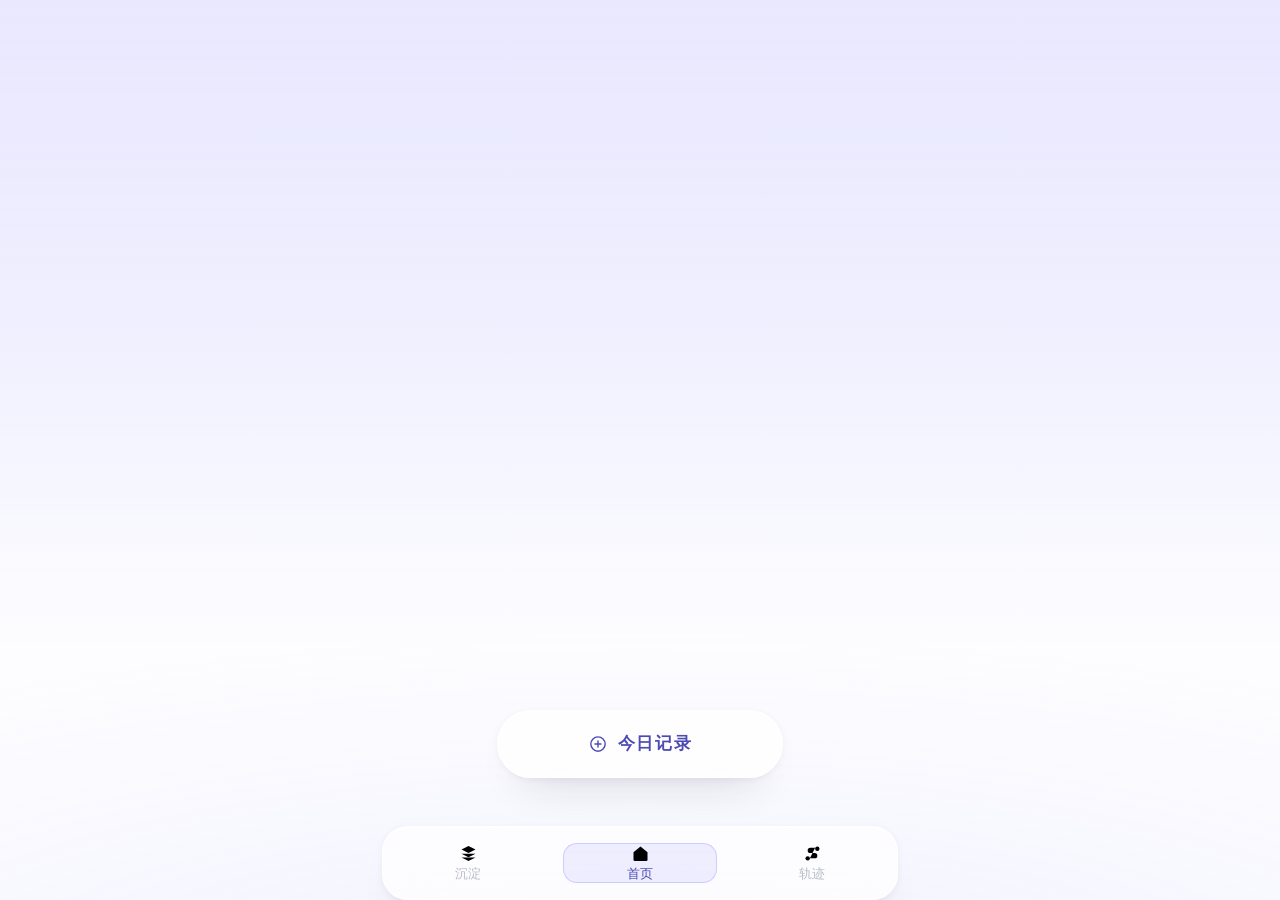
<file: web-simple/index.html>
<!doctype html>
<html lang="zh-CN">
<head>
<meta charset="utf-8">
<meta name="viewport" content="width=device-width, initial-scale=1, viewport-fit=cover, maximum-scale=1, interactive-widget=resizes-content">
<meta name="theme-color" content="#e9e8ff">
<meta name="apple-mobile-web-app-capable" content="yes">
<meta name="apple-mobile-web-app-status-bar-style" content="default">
<meta name="apple-mobile-web-app-title" content="行迹">
<title>行迹</title>
<link rel="stylesheet" href="assets/style.css">
<link rel="manifest" href="assets/manifest.webmanifest">
<link rel="icon" href="assets/icon-192.png" type="image/png">
<!-- iPhone 上「添加到主屏幕」用的就是这张 PNG。iOS 不认 SVG 图标，
     少了它主屏上会是一张网页截图，很难看。 -->
<link rel="apple-touch-icon" href="assets/icon-180.png">
</head>
<body>

<div id="aura" aria-hidden="true"></div>

<div id="app">
  <header id="topbar"></header>
  <main id="stage" role="main"></main>

  <nav id="tabbar" role="tablist" aria-label="主导航">
    <span class="nav-pill" id="navPill" aria-hidden="true"></span>

    <button class="tab" data-route="sediment" role="tab" aria-label="沉淀">
      <svg viewBox="0 0 24 24" width="21" height="21" aria-hidden="true">
        <path d="M4 7.5 12 3.5l8 4-8 4z"/>
        <path d="M4 12.2l8 4 8-4"/>
        <path d="M4 16.6l8 4 8-4"/>
      </svg>
      <span class="tab-txt">沉淀</span>
    </button>

    <button class="tab" data-route="home" role="tab" aria-label="首页">
      <svg viewBox="0 0 24 24" width="21" height="21" aria-hidden="true">
        <path d="M4 10.5 12 4l8 6.5V19a1.5 1.5 0 0 1-1.5 1.5h-13A1.5 1.5 0 0 1 4 19z"/>
      </svg>
      <span class="tab-txt">首页</span>
    </button>

    <button class="tab" data-route="trace" role="tab" aria-label="轨迹">
      <svg viewBox="0 0 24 24" width="21" height="21" aria-hidden="true">
        <circle cx="6.5" cy="17.5" r="2.5"/>
        <circle cx="17.5" cy="6.5" r="2.5"/>
        <path d="M9 17.5h5.5a3 3 0 0 0 0-6h-5a3 3 0 0 1 0-6H15"/>
      </svg>
      <span class="tab-txt">轨迹</span>
    </button>
  </nav>

  <div id="toast" role="status" aria-live="polite"></div>
</div>

<script src="js/store.js"></script>
<script src="js/zip.js"></script>
<script src="js/poem.js"></script>
<script src="js/views.js"></script>
<script src="js/app.js"></script>
<!-- js/poem-data.js（920 KB 的诗词库）不在这里同步加载：
     光解析就要两三百毫秒，放在开机等于首屏白等。
     它由 poem.js 里的 Poem.load() 在真正用得到时挂上来（见启动那段）。 -->
</body>
</html>
</file>
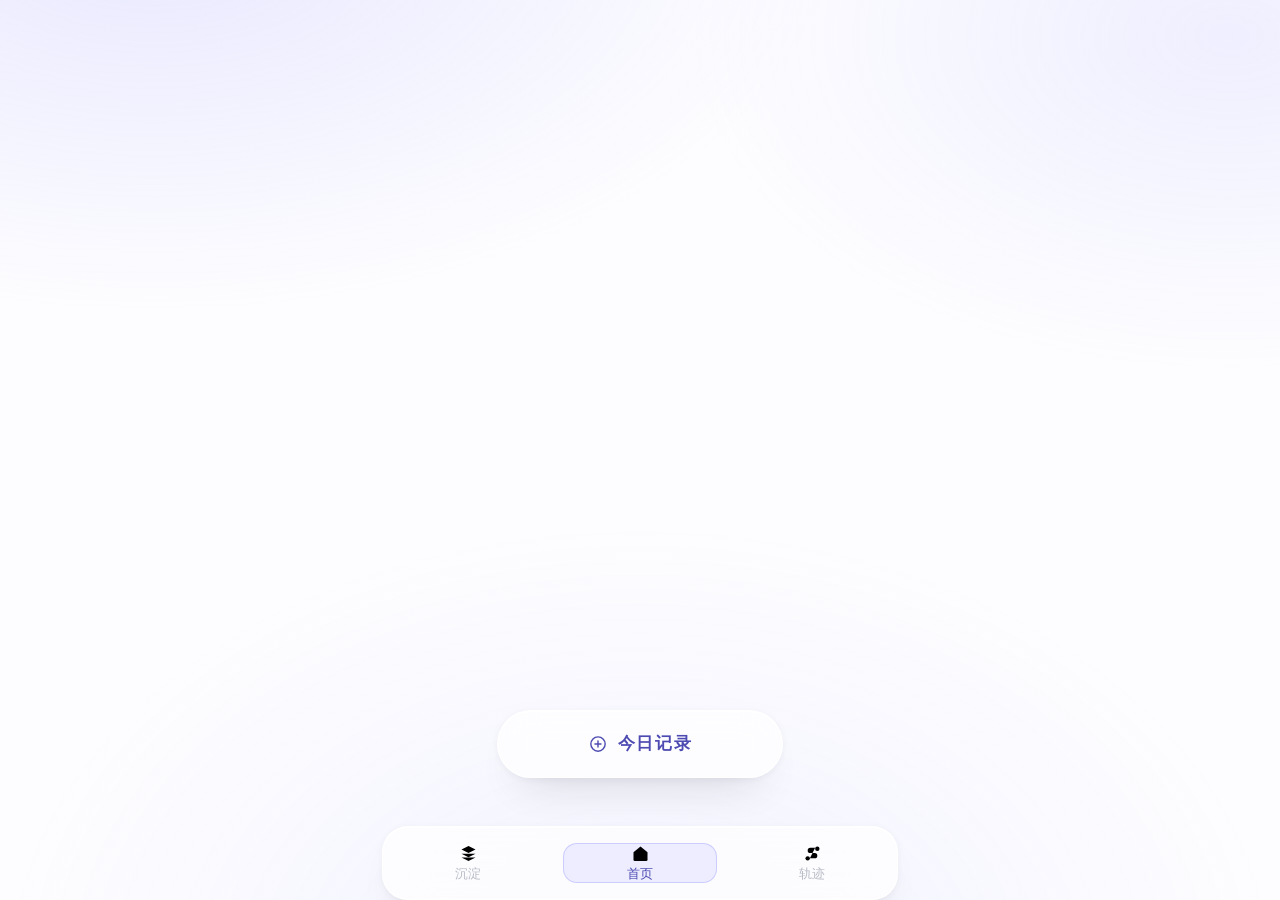
<file: web/index.html>
<!doctype html>
<html lang="zh-CN">
<head>
<meta charset="utf-8">
<meta name="viewport" content="width=device-width, initial-scale=1, viewport-fit=cover, maximum-scale=1, interactive-widget=resizes-content">
<meta name="theme-color" content="#fdfdff">
<meta name="apple-mobile-web-app-capable" content="yes">
<meta name="apple-mobile-web-app-status-bar-style" content="default">
<meta name="apple-mobile-web-app-title" content="成长Bug">
<title>个人成长 Bug 管理器</title>
<link rel="stylesheet" href="assets/style.css">
<link rel="manifest" href="assets/manifest.webmanifest">
<link rel="icon" href="assets/icon.svg" type="image/svg+xml">
<!-- iPhone 上「添加到主屏幕」用的就是这张 PNG。iOS 不认 SVG 图标，
     少了它主屏上会是一张网页截图，很难看。 -->
<link rel="apple-touch-icon" href="assets/icon-180.png">
</head>
<body>

<div id="aura" aria-hidden="true"></div>

<div id="app">
  <header id="topbar"></header>
  <main id="stage" role="main"></main>

  <nav id="tabbar" role="tablist" aria-label="主导航">
    <span class="nav-pill" id="navPill" aria-hidden="true"></span>

    <button class="tab" data-route="sediment" role="tab" aria-label="沉淀">
      <svg viewBox="0 0 24 24" width="21" height="21" aria-hidden="true">
        <path d="M4 7.5 12 3.5l8 4-8 4z"/>
        <path d="M4 12.2l8 4 8-4"/>
        <path d="M4 16.6l8 4 8-4"/>
      </svg>
      <span class="tab-txt">沉淀</span>
    </button>

    <button class="tab" data-route="home" role="tab" aria-label="首页">
      <svg viewBox="0 0 24 24" width="21" height="21" aria-hidden="true">
        <path d="M4 10.5 12 4l8 6.5V19a1.5 1.5 0 0 1-1.5 1.5h-13A1.5 1.5 0 0 1 4 19z"/>
      </svg>
      <span class="tab-txt">首页</span>
    </button>

    <button class="tab" data-route="trace" role="tab" aria-label="轨迹">
      <svg viewBox="0 0 24 24" width="21" height="21" aria-hidden="true">
        <circle cx="6.5" cy="17.5" r="2.5"/>
        <circle cx="17.5" cy="6.5" r="2.5"/>
        <path d="M9 17.5h5.5a3 3 0 0 0 0-6h-5a3 3 0 0 1 0-6H15"/>
      </svg>
      <span class="tab-txt">轨迹</span>
    </button>
  </nav>

  <div id="toast" role="status" aria-live="polite"></div>
</div>

<script src="js/store.js"></script>
<script src="js/zip.js"></script>
<script src="js/local.js"></script>
<script src="js/text.js"></script>
<script src="js/poem.js"></script>
<script src="js/views.js"></script>
<script src="js/app.js"></script>
<!-- js/poem-data.js（920 KB 的诗词库）不在这里同步加载：
     光解析就要两三百毫秒，放在开机等于首屏白等。
     它由 poem.js 里的 Poem.load() 在真正用得到时挂上来（见 web/js/app.js 启动那段）。 -->
</body>
</html>
</file>
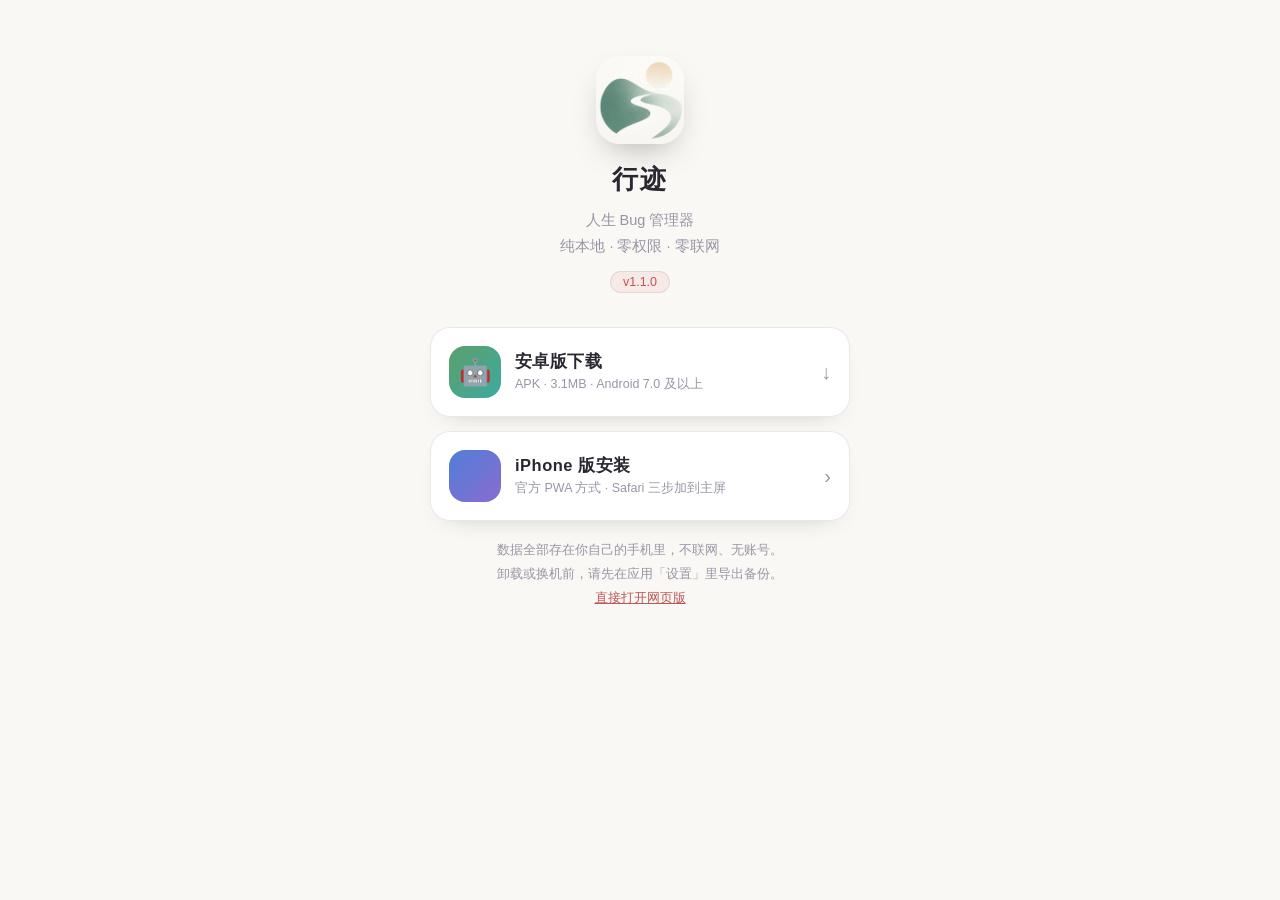
<file: web-simple/download/index.html>
<!doctype html>
<html lang="zh-CN">
<head>
<meta charset="utf-8">
<meta name="viewport" content="width=device-width, initial-scale=1, viewport-fit=cover">
<meta name="theme-color" content="#F9F8F4">
<title>行迹 · 下载</title>
<link rel="icon" href="../assets/icon-192.png" type="image/png">
<style>
  :root{
    --paper:#F9F8F4; --ink:#2A2730; --faint:#9A95A6;
    --accent:#E46A6A; --accent-deep:#C25555; --accent-soft:rgba(228,106,106,.10);
    --edge:rgba(42,39,48,.10); --card:#FFFFFF;
  }
  @media (prefers-color-scheme: dark){
    :root{ --paper:#141519; --ink:#ECEAF1; --faint:#7C7889; --card:#1D1E24;
           --edge:rgba(236,234,241,.12); --accent-soft:rgba(228,106,106,.16); }
  }
  *{margin:0; padding:0; box-sizing:border-box}
  body{
    font-family:-apple-system,"PingFang SC","Microsoft YaHei",sans-serif;
    background:var(--paper); color:var(--ink); min-height:100vh;
    display:flex; flex-direction:column; align-items:center;
    padding:0 20px calc(40px + env(safe-area-inset-bottom));
    -webkit-font-smoothing:antialiased;
  }
  .hero{width:100%; max-width:420px; text-align:center; padding:56px 0 8px}
  .logo{
    width:88px; height:88px; border-radius:24px; margin:0 auto 18px;
    background:url("../assets/icon-192.png") center/cover no-repeat;
    box-shadow:0 14px 34px -14px rgba(0,0,0,.35);
  }
  h1{font-size:26px; letter-spacing:.06em}
  .sub{color:var(--faint); font-size:14.5px; margin-top:10px; line-height:1.8}
  .ver{display:inline-block; margin-top:12px; font-size:12.5px; color:var(--accent-deep);
       background:var(--accent-soft); border:1px solid var(--edge);
       border-radius:99px; padding:3px 12px}
  .col{width:100%; max-width:420px; display:flex; flex-direction:column; gap:14px; margin-top:26px}
  .btn{
    display:flex; align-items:center; gap:14px; width:100%;
    background:var(--card); border:1px solid var(--edge); border-radius:20px;
    padding:18px 18px; text-decoration:none; color:var(--ink);
    font-family:inherit; font-size:inherit; text-align:left; cursor:pointer;
    box-shadow:0 10px 26px -18px rgba(0,0,0,.3);
    transition:transform .18s ease;
  }
  .btn:active{transform:scale(.97)}
  .btn .ic{
    flex:0 0 52px; width:52px; height:52px; border-radius:16px;
    display:flex; align-items:center; justify-content:center;
    font-size:26px; color:#fff;
  }
  .btn.android .ic{background:linear-gradient(135deg,#5AA06A,#3FA9A0)}
  .btn.ios .ic{background:linear-gradient(135deg,#4F7FD6,#8A6BD1)}
  .btn b{font-size:16.5px; display:block; letter-spacing:.03em}
  .btn small{color:var(--faint); font-size:12.5px; display:block; margin-top:3px}
  .btn .arrow{margin-left:auto; color:var(--faint); font-size:20px}
  .guide{
    width:100%; max-width:420px; margin-top:18px;
    background:var(--card); border:1px solid var(--edge); border-radius:20px;
    padding:18px; display:none;
  }
  .guide.show{display:block}
  .guide h2{font-size:15px; margin-bottom:10px}
  .guide ol{padding-left:20px; color:var(--faint); font-size:13.5px; line-height:2}
  .note{
    width:100%; max-width:420px; margin-top:18px;
    color:var(--faint); font-size:12.5px; line-height:1.9; text-align:center;
  }
  a.link{color:var(--accent-deep)}
</style>
</head>
<body>

  <div class="hero">
    <div class="logo"></div>
    <h1>行迹</h1>
    <div class="sub">人生 Bug 管理器<br>纯本地 · 零权限 · 零联网</div>
    <span class="ver">v1.1.0</span>
  </div>

  <div class="col">
    <a class="btn android" href="growth-bug-v1.1.0.apk" download>
      <span class="ic">🤖</span>
      <span><b>安卓版下载</b><small>APK · 3.1MB · Android 7.0 及以上</small></span>
      <span class="arrow">↓</span>
    </a>
    <button class="btn ios" id="iosBtn" type="button">
      <span class="ic"></span>
      <span><b>iPhone 版安装</b><small>官方 PWA 方式 · Safari 三步加到主屏</small></span>
      <span class="arrow">›</span>
    </button>
  </div>

  <div class="guide" id="iosGuide">
    <h2>iPhone 安装三步（用 Safari）</h2>
    <ol>
      <li>点上面的「iPhone 版安装」，用 Safari 打开网页版</li>
      <li>点 Safari 底部中间的「分享」按钮（方框加箭头）</li>
      <li>选「添加到主屏幕」→ 确认。主屏上就有「行迹」图标了</li>
    </ol>
  </div>

  <div class="note">
    数据全部存在你自己的手机里，不联网、无账号。<br>
    卸载或换机前，请先在应用「设置」里导出备份。<br>
    <a class="link" href="../">直接打开网页版</a>
  </div>

<script>
  document.getElementById('iosBtn').addEventListener('click', function () {
    document.getElementById('iosGuide').classList.add('show');
    window.open('../', '_blank');
  });
</script>
</body>
</html>
</file>
<file: web-simple/assets/style.css>
/* 个人成长 Bug 管理器 — 视觉基座
   基调：接近纯白、极少文字、大量留白、液态玻璃、克制的动效。
   主题色由 JS 注入 CSS 变量，背景氛围跟着主题色走。 */

:root{
  /* —— 由主题色派生的变量，JS 会覆盖这四个 —— */
  --accent:#6e6bfe;
  --accent-deep:#4b48d6;
  --accent-soft:rgba(110,107,254,.10);
  --accent-line:rgba(110,107,254,.26);

  /* —— 纸面 —— */
  --paper:#fdfdff;
  --paper-2:#ffffff;
  --glass:rgba(255,255,255,.55);
  --glass-strong:rgba(255,255,255,.72);
  --glass-edge:rgba(255,255,255,.85);

  /* —— 墨色 —— */
  --ink:#191b1f;
  --ink-2:#464b55;
  --muted:#8b909c;
  --faint:#b8bcc6;

  /* —— 结构 —— */
  --line:rgba(25,27,31,.075);
  --line-2:rgba(25,27,31,.045);
  --shadow:0 1px 2px rgba(25,27,31,.03), 0 10px 26px -18px rgba(25,27,31,.20);
  --shadow-lift:0 2px 8px rgba(25,27,31,.05), 0 22px 44px -26px rgba(25,27,31,.30);
  --shadow-inset:inset 0 1px 0 rgba(255,255,255,.9);

  /* —— 两处「浅色下才有的提亮层」 ——
     玻璃卡、顶卡、分段滑块这些靠一层半透白把纸面提起来。
     深色模式下这层如果还是半透白，深底上会翻出一圈灰白边，所以换两个变量名，
     深色模式里各自换成几乎看不见的一点点。 */
  --sheen:rgba(255,255,255,.55);      /* 顶卡右下角那块提亮 */
  --sheen-2:rgba(255,255,255,.90);    /* 分段控件的滑块 */
  --drop:rgba(25,27,31,.30);          /* 色块底下的投影 */

  /* —— 圆角 —— */
  --r-card:22px;
  --r-block:17px;
  --r-btn:15px;
  --r-record:40px;      /* 「今日记录」：超大圆角，接近胶囊但保留直边 */
  --r-nav:26px;

  --tab-h:58px;
  --safe-b:env(safe-area-inset-bottom, 0px);
  --safe-t:env(safe-area-inset-top, 0px);
  --gutter:clamp(16px, 5.4vw, 22px);   /* 窄屏自动收窄，内容不会贴边也不会挤 */

  --font:-apple-system, BlinkMacSystemFont, "PingFang SC", "Noto Sans CJK SC",
         "Microsoft YaHei", "Source Han Sans SC", system-ui, sans-serif;

  /* —— 动效基座 ——
     全站只用三种时长、两条缓动：
       快：按下、勾选这种「手上正在做的事」，迟一点就觉得黏。
       中：内容出现、颜色变化。
       慢：换屏、药丸滑动这种「视线要跟着走」的。
     --ease 交给「有明确终点」的位移；--ease-spring 带一点点回弹，
     用在药丸、滑块上，让滑动有种液体感。 */
  --t-fast:140ms;
  --t-mid:200ms;
  --t-slow:300ms;
  --ease:cubic-bezier(.22,.72,.28,1);
  --ease-soft:cubic-bezier(.34,.86,.32,1);
  --ease-spring:cubic-bezier(.32,1.36,.44,1);
}

/* ---------- 深夜模式 ----------
   data-mode 由 JS 写到 <html> 上（浅色 / 深色 / 跟随系统三个值）。
   为什么不用 @media (prefers-color-scheme) 直接写：
   「跟随系统」必须能跟「手动指定」共存，而手动指定的优先级更高。
   用 JS 解出最终值再写死到 data-mode 上，CSS 就只管两套变量，不用写嵌套判断；
   跟随系统那档的监听也就一行 matchMedia 的事。
   这里只重写颜色相关的变量，动效/圆角/间距那套完全沿用。 */
[data-mode="dark"]{
  --paper:#0e0f12;
  --paper-2:#15171b;
  --glass:rgba(255,255,255,.045);
  --glass-strong:rgba(255,255,255,.065);
  --glass-edge:rgba(255,255,255,.085);

  --ink:#f1f2f5;
  --ink-2:#c2c6ce;
  --muted:#8b919c;
  --faint:#656b77;

  --line:rgba(255,255,255,.085);
  --line-2:rgba(255,255,255,.05);
  --shadow:0 1px 2px rgba(0,0,0,.45), 0 10px 26px -18px rgba(0,0,0,.85);
  --shadow-lift:0 2px 8px rgba(0,0,0,.55), 0 22px 44px -26px rgba(0,0,0,.9);
  --shadow-inset:inset 0 1px 0 rgba(255,255,255,.05);

  --sheen:rgba(255,255,255,.045);
  --sheen-2:rgba(255,255,255,.13);
  --drop:rgba(0,0,0,.65);
}

*{box-sizing:border-box; -webkit-tap-highlight-color:transparent}
html{-webkit-text-size-adjust:100%; text-size-adjust:100%}
html,body{margin:0;padding:0;height:100%}
[hidden]{display:none !important}
body{
  font-family:var(--font);
  color:var(--ink);
  font-size:16px; line-height:1.62;
  -webkit-font-smoothing:antialiased;
  overscroll-behavior-y:none;
  background:var(--paper);
  transition:background-color .6s var(--ease);
}

/* 氛围层：跟随主题色的极淡光晕，不抢内容。
   2026-10-05 改版 —— 方案B：主题色从**屏幕最顶边**开始，一路往下淡出。
   为什么这么改：以前是「状态栏纯白 → 顶栏自己再铺一层白 → 底下才透出颜色」，
   中间那条「白变有色」的边界就是看着割裂的原因。现在颜色直接顶到状态栏那儿，
   和状态栏用同一个顶层色（--top-color，由 JS 同时写进 meta theme-color），
   它们之间**不存在一条可以看见的缝**。
   · --aura-1 最浓，贴着最顶边（这一层要和 theme-color 严丝合缝）
   · --aura-2 中段快速稀释
   · --aura-3 屏幕底部一点点回光，让整块不是「上重下空」的死板分布 */
#aura{
  position:fixed; inset:0; z-index:0; pointer-events:none;
  transition:opacity .8s var(--ease);
  background:
    linear-gradient(180deg,
      var(--aura-1, rgba(110,107,254,.30)) 0%,
      var(--aura-2, rgba(110,107,254,.12)) 34%,
      rgba(0,0,0,0) 72%),
    radial-gradient(140% 58% at 50% 112%,
      var(--aura-3, rgba(110,107,254,.06)), rgba(0,0,0,0) 72%);
}

button{font-family:inherit; font-size:inherit; color:inherit; border:0; background:none; cursor:pointer}
input,textarea,select{font-family:inherit; font-size:inherit; color:inherit}

#app{
  position:relative; z-index:1;
  min-height:100vh; min-height:100dvh;   /* dvh：手机地址栏收起来时不会把底部导航顶出屏幕 */
  display:flex; flex-direction:column;
  max-width:620px; margin:0 auto;
  overflow-x:hidden;
}

/* ---------- 顶栏（仅内页出现，首页没有） ----------
   要和手机自带的状态栏连成一片，不留一条断口。

   走过的弯路（三版）：
   1. 悬浮的玻璃胶囊卡 —— 三层颜色叠一起，还多两道圆角边，一眼就知道是「贴上去的」；
   2. 顶栏铺死纸白、下 42% 渐隐 —— 状态栏是白的、顶栏上半也是白的，
      但底下透出的氛围色跟这层白之间有一条硬边界，还是割裂；
   3. 现在（方案B）：顶栏**默认完全透明**，不让它在顶上再画一层颜色。
      氛围色由 #aura 从最顶边往下铺（见上面那段），顶栏只是内容的锚点。

   那内容滚上来、跑到标题底下怎么办？—— 给 .solid 类。
   只有当页面真的往上滚了，顶栏才淡入一层纸色（200ms），
   跟 iOS 大标题那种「滚上去才变成实心栏」一个意思。
   静止在顶部时，它是透明的，跟状态栏是一整片。 */
#topbar{
  position:sticky; top:0; z-index:30;
  padding:calc(var(--safe-t) + 12px) var(--gutter) 14px;
  background:none;
  display:none;
  transition:background-color .2s var(--ease);
}
#topbar.solid{
  background:linear-gradient(180deg,
    var(--paper) 0%, var(--paper) 62%, transparent 100%);
}
#topbar.on{display:block}
.tb-row{
  height:52px; padding:0 6px 0 4px;
  display:flex; align-items:center; gap:8px;
  border-radius:0; border:none; background:transparent;
  box-shadow:none; backdrop-filter:none; -webkit-backdrop-filter:none;
}
.tb-title{margin:0; font-size:16px; font-weight:600; letter-spacing:.01em}
.tb-actions{display:flex; align-items:center; gap:2px; margin-left:auto}
.tb-btn{
  width:42px; height:42px; border-radius:13px; display:grid; place-items:center;
  color:var(--ink-2); transition:background .2s var(--ease), color .2s var(--ease);
}
.tb-btn:active{background:var(--line)}
.tb-btn svg{width:19px; height:19px; stroke:currentColor; fill:none; stroke-width:1.7;
  stroke-linecap:round; stroke-linejoin:round}

/* ---------- 舞台 ---------- */
#stage{
  flex:1 1 auto;
  display:flex; flex-direction:column;   /* 让页面撑满这一屏（今日记录那页要用） */
  padding:10px var(--gutter) calc(var(--tab-h) + var(--safe-b) + 42px);
}
.page{flex:1 1 auto}
/* 只有「今日记录」这一页是真正的列布局：两个框平分剩下的高度 */
.page.editor{display:flex; flex-direction:column}
/* ---------- 页面切换 ----------
   一个细节值得说明：render() 是整块重画 #stage 的，所以每点一下（点标签、
   换一句、展开输入框）都会新建一个 .page —— 如果不管，整屏就会重新淡入一遍，
   看着很毛躁。app.js 那边会把「原地刷新」的那次重画标上 .still，这里就不放动画。
   只有真正「换了一屏」的时候才播。 */
.page{animation:pageIn .3s var(--ease) both}
@keyframes pageIn{from{opacity:0; transform:translateY(8px)} to{opacity:1; transform:none}}
.page.out{animation:pageOut .18s var(--ease) both}
@keyframes pageOut{to{opacity:0; transform:translateY(-6px)}}

/* 整理的分步：往前走从右边进来，往回退从左边进来 —— 方向跟「前进/后退」对得上 */
.page.from-r{animation:pageInR var(--t-slow) var(--ease) both}
.page.from-l{animation:pageInL var(--t-slow) var(--ease) both}
@keyframes pageInR{from{opacity:0; transform:translateX(24px)} to{opacity:1; transform:none}}
@keyframes pageInL{from{opacity:0; transform:translateX(-24px)} to{opacity:1; transform:none}}

/* 原地刷新：已经在看的东西不要再淡进来一遍。
   注意这里**没有**把 .entry-form / .tag-input / .confirm-bar 列进来 ——
   那几个是「刚刚才冒出来的东西」，它们该有动画，正好用来提示「这里多了点东西」。 */
.page.still,
.page.still .entry,
.page.still .card,
.page.still .card-quiet,
.page.still .block,
.page.still .reveal,
.page.still .poem-card,
.page.still .trace-hero,
.page.still .quiz,
.page.still .reveal-card{animation:none}

/* 列表一条条浮上来。只错开前几条：一路错下去，最后一条要等很久才出现。 */
.page .entry:nth-child(2){animation-delay:32ms}
.page .entry:nth-child(3){animation-delay:64ms}
.page .entry:nth-child(4){animation-delay:96ms}
.page .entry:nth-child(5){animation-delay:128ms}
.page .entry:nth-child(6){animation-delay:160ms}

/* ---------- 底部导航 ---------- */
#tabbar{
  position:fixed; left:0; right:0; bottom:0; z-index:40;
  max-width:560px; margin:0 auto;
  padding:8px var(--gutter) calc(var(--safe-b) + 8px);
  display:grid; grid-template-columns:1fr 1fr 1fr; align-items:center;
  background:none;
  border:0; box-shadow:none;
}
/* 悬浮的圆角玻璃药丸。左右留边、四角全圆 —— 不要贴边的方条 */
#tabbar::before{
  content:''; position:absolute; z-index:0; pointer-events:none;
  left:var(--gutter); right:var(--gutter); top:0; bottom:var(--safe-b);
  border-radius:var(--r-nav);
  background:var(--glass-strong);
  border:1px solid var(--glass-edge);
  backdrop-filter:saturate(180%) blur(22px);
  -webkit-backdrop-filter:saturate(180%) blur(22px);
  box-shadow:var(--shadow-lift), var(--shadow-inset);
}
/* 导航上的滑动指示块。
   带一点点回弹（--ease-spring）：滑到位时轻轻越过再收回来，
   看着像有重量的液体，而不是一块被硬拽过去的色片。
   will-change 让它提前上合成层 —— 这是全站唯一一直在动的东西，值这个开销。 */
#tabbar{transition:transform .32s var(--ease-soft), opacity .32s var(--ease-soft)}
/* 键盘开着（body.kb 由 app.js 的可视视口监听挂上）：
   导航栏和编辑页的保存 / 取消 / 草稿箱那排整体沉到键盘下面，
   两个框占满整屏；键盘收起后它们滑回来。 */
body.kb #tabbar{transform:translateY(130%); opacity:0; pointer-events:none}
body.kb .page.editor .simple-foot{display:none}
body.kb #stage{padding-bottom:calc(var(--safe-b) + 12px)}
.nav-pill{
  position:absolute; left:0; top:17px; height:40px; border-radius:14px;
  background:var(--accent-soft); border:1px solid var(--accent-line);
  transition:transform .42s var(--ease-spring), width .42s var(--ease-spring),
             opacity var(--t-slow) var(--ease);
  pointer-events:none; z-index:0;
  will-change:transform, width;
}
.tab{
  position:relative; z-index:1;
  height:var(--tab-h); display:flex; flex-direction:column;
  align-items:center; justify-content:center; gap:2px;
  color:var(--faint);
  transition:color .28s var(--ease), transform .28s var(--ease);
}
.tab-txt{font-size:12.5px; letter-spacing:.04em}
.tab.on{color:var(--accent-deep)}
.tab:active{transform:scale(.95)}

/* ---------- 首页 ---------- */
/* 首页：只有一个按钮，落在拇指够得着的中下部，上面全部留白 */
.home{
  min-height:calc(100dvh - var(--tab-h) - var(--safe-b) - 56px);
  display:flex; flex-direction:column;
  align-items:center; justify-content:flex-end;
  padding-bottom:2vh;     /* 用户反馈：按钮再往下一点点，整体比例更顺 */
}
@keyframes fadeUp{from{opacity:0; transform:translateY(8px)} to{opacity:1; transform:none}}

.record-btn{
  width:100%; max-width:286px; height:68px;
  border:1px solid var(--glass-edge);
  border-radius:var(--r-record);
  background:var(--glass-strong);
  backdrop-filter:blur(18px) saturate(170%);
  -webkit-backdrop-filter:blur(18px) saturate(170%);
  color:var(--accent-deep);
  box-shadow:var(--shadow-lift), var(--shadow-inset);
  display:flex; align-items:center; justify-content:center; gap:10px;
  font-size:16.5px; font-weight:600; letter-spacing:.1em;
  transition:transform .22s var(--ease), box-shadow .3s var(--ease), border-color .3s var(--ease);
  position:relative; overflow:hidden;
  opacity:0; animation:fadeUp .8s var(--ease) .16s both;
}
.record-btn::after{
  content:''; position:absolute; inset:0;
  background:linear-gradient(120deg, transparent 30%, rgba(255,255,255,.62) 50%, transparent 70%);
  transform:translateX(-120%); transition:transform .7s var(--ease);
}
.record-btn:active{transform:scale(.975); box-shadow:var(--shadow),
  0 0 0 4px var(--accent-soft)}
.record-btn:active::after{transform:translateX(120%)}
.record-btn .pen{width:20px; height:20px; stroke:currentColor; fill:none;
  stroke-width:1.7; stroke-linecap:round; stroke-linejoin:round}


/* ---------- 卡片 ---------- */
.card{
  background:var(--glass-strong);
  border:1px solid var(--glass-edge);
  border-radius:var(--r-card);
  padding:18px;
  box-shadow:var(--shadow), var(--shadow-inset);
  backdrop-filter:blur(16px) saturate(160%);
  -webkit-backdrop-filter:blur(16px) saturate(160%);
}
.card.plain{background:var(--paper-2); border-color:var(--line); box-shadow:var(--shadow)}
.card-quiet{
  background:var(--glass);
  border:1px solid var(--line-2);
  border-radius:var(--r-card);
  padding:15px 17px;
}

/* ---------- 段落标题 ---------- */
.sec{
  display:flex; align-items:center; justify-content:space-between;
  margin:26px 2px 12px;
}
.sec h2{margin:0; font-size:12.5px; color:var(--muted); font-weight:500; letter-spacing:.14em}
.link-btn{font-size:13px; color:var(--accent-deep); opacity:.85}

/* ---------- 列表条目 ---------- */
.entry{
  display:block; width:100%; text-align:left;
  border:1px solid var(--line-2); border-radius:var(--r-block);
  background:var(--glass);
  backdrop-filter:blur(10px); -webkit-backdrop-filter:blur(10px);
  padding:14px 16px; margin-bottom:9px;
  transition:transform .2s var(--ease), box-shadow .3s var(--ease), background .25s var(--ease);
  opacity:0; animation:fadeUp .5s var(--ease) both;
}
.entry:active{transform:scale(.988); background:var(--glass-strong)}
/* 新建入口跟其它条目一个样式，不跳出来抢眼 */
.entry-new{border-style:dashed; border-color:var(--accent-line); background:transparent}
.entry-new:active{background:var(--accent-soft)}
.entry-new .entry-line{color:var(--accent-deep)}
.entry-form{
  border:1px dashed var(--accent-line); border-radius:var(--r-block);
  padding:14px 16px; margin-bottom:9px;
  background:var(--glass);
  backdrop-filter:blur(10px); -webkit-backdrop-filter:blur(10px);
  animation:fadeUp .28s var(--ease) both;
}
.entry-day{font-size:11px; color:var(--faint); letter-spacing:.08em}
.entry-line{
  margin-top:4px; font-size:14.5px; color:var(--ink); line-height:1.6;
  overflow:hidden; display:-webkit-box; -webkit-line-clamp:2; -webkit-box-orient:vertical;
}
.entry-flags{margin-top:7px; display:flex; gap:5px; flex-wrap:wrap}
.flag{font-size:11px; padding:2px 8px; border-radius:999px;
  background:var(--accent-soft); color:var(--accent-deep)}
.flag.grey{background:rgba(25,27,31,.045); color:var(--muted)}
.flag.warn{background:rgba(198,140,86,.12); color:#8a6027}

.empty{padding:44px 10px; text-align:center; color:var(--faint); font-size:13.5px; line-height:1.9}

/* ---------- 编辑器 ---------- */
.editor-area{
  width:100%; min-height:52vh; border:0; outline:0; resize:none;
  background:transparent; font-size:16.5px; line-height:1.9; color:var(--ink);
  padding:6px 0 0;
}
.editor-area::placeholder{color:var(--faint); line-height:1.9}
.editor-foot{
  position:sticky; bottom:calc(var(--tab-h) + var(--safe-b) + 8px);
  display:flex; gap:10px; padding:14px 0 4px; align-items:center;
  background:linear-gradient(180deg, transparent 0%, var(--paper) 40%);
}

/* ---------- 按钮 ---------- */
.btn{
  flex:1; height:47px; border-radius:var(--r-btn); font-size:15px;
  /* 显式写 center：靠右布局是靠父级 text-align:right 把按钮本身推过去的，
     按钮里的文字不能被一起带偏（不同浏览器给 button 的默认值不完全一致） */
  text-align:center;
  border:1px solid var(--line); background:var(--glass-strong); color:var(--ink-2);
  backdrop-filter:blur(10px); -webkit-backdrop-filter:blur(10px);
  box-shadow:var(--shadow), var(--shadow-inset);
  transition:transform .18s var(--ease), box-shadow .3s var(--ease), background .25s var(--ease);
}
.btn:active{transform:scale(.978)}
.btn.primary{
  background:var(--accent); border-color:transparent; color:#fff; font-weight:600;
  box-shadow:0 8px 22px -10px var(--accent);
}
.btn.primary:active{box-shadow:0 4px 12px -6px var(--accent)}
.btn.ghost{background:transparent; box-shadow:none; border-color:transparent; color:var(--muted)}
.btn[disabled]{opacity:.4; box-shadow:none}
.btn-sm{flex:0 0 auto; height:36px; padding:0 13px; font-size:13.5px; border-radius:12px
  ;border:1px solid var(--line);background:var(--glass);box-shadow:none}
.btn-sm.primary{background:var(--accent);border-color:transparent;color:#fff;box-shadow:none}
.btn-sm.ghost{background:transparent;border-color:transparent}

/* 整理每一步底部的操作区（导航栏正上方那一块）。
   排布规则：
     · 次要操作在上面一行、靠右（单手拿手机时拇指落在右下角，摆左边要横跨屏幕才够得到）；
       一行里有两个就平均分，只有一个就用内容宽、贴右。
     ·    主要操作写在 HTML 的最后（.tidy-foot 直接子级的 .btn），占满整宽。
   这么排的起因：原先主按钮和次要按钮混在一行，主按钮反而比次要按钮还窄，
   看着不知道哪个是主操作。（用户 2026-10-04 让重排这一块。） */
.tidy-foot{margin-top:18px; display:flex; flex-direction:column; gap:10px}
.tidy-foot > .btn{width:100%}
.btn-row{display:flex; gap:10px; justify-content:flex-end}
.btn-row > .btn{flex:1 1 0; min-width:0}
.btn-row > .btn:only-child{flex:0 1 auto; padding:0 22px}

/* 单独一个按钮、靠右、按内容宽度（不拉满）。
   用在「这条记录」页的「整理这条」上：单手拇指在右下角，摆左边够不到。 */
.btn-right{display:flex; justify-content:flex-end; margin-top:18px}
.btn-right > .btn{flex:0 0 auto; padding:0 22px}

/* 回收站列表（设置页） */
.trash-list{margin-top:12px}
.trash-row{
  display:flex; align-items:center; gap:12px;
  padding:11px 0; border-bottom:1px solid var(--line-2);
}
.trash-row:last-child{border-bottom:0}
.trash-info{flex:1; min-width:0}
.trash-line{
  font-size:14.5px; line-height:1.6; color:var(--ink-2);
  overflow:hidden; display:-webkit-box; -webkit-line-clamp:2; -webkit-box-orient:vertical;
  overflow-wrap:anywhere;
}

/* ---------- 设置项 ---------- */
.cell{
  display:flex; align-items:center; gap:12px;
  padding:14px 2px; border-bottom:1px solid var(--line-2);
}
.cell:last-child{border-bottom:0}
.cell-ico{width:30px; height:30px; border-radius:10px; display:grid; place-items:center;
  background:var(--accent-soft); color:var(--accent-deep); flex:0 0 auto}
.cell-ico svg{width:16px; height:16px; stroke:currentColor; fill:none; stroke-width:1.8;
  stroke-linecap:round; stroke-linejoin:round}
.cell-main{flex:1; min-width:0}
.cell-t{font-size:14.5px}
.cell-s{font-size:12px; color:var(--muted); margin-top:1px}
.cell-v{font-size:13px; color:var(--muted); flex:0 0 auto}

/* ---------- 输入 ---------- */
.field{margin-bottom:15px}
.field > label{display:block; font-size:12px; color:var(--muted); letter-spacing:.08em; margin-bottom:6px}
.inp{
  width:100%; border:1px solid var(--line); border-radius:13px;
  padding:11px 13px; background:var(--glass-strong); outline:0;
  transition:border-color .25s var(--ease), box-shadow .25s var(--ease);
  -webkit-appearance:none; appearance:none;
}
select.inp{
  background-image:linear-gradient(45deg,transparent 50%,var(--muted) 50%),
                   linear-gradient(135deg,var(--muted) 50%,transparent 50%);
  background-position:calc(100% - 18px) 50%, calc(100% - 13px) 50%;
  background-size:5px 5px, 5px 5px; background-repeat:no-repeat;
  padding-right:36px;
}
.inp:focus{border-color:var(--accent-line); box-shadow:0 0 0 3px var(--accent-soft)}
.hint{font-size:12px; color:var(--faint); margin-top:6px; line-height:1.7}

/* ---------- 色板 ----------
   六列 × 两行 = 十二格：十一颗颜色 + 最后一颗自定义轮盘，正好铺满一整块。
   不设 max-width —— 色板和卡片左右两条边齐平，跟「当前主题」「模式」那两排
   是同一个宽度，看着才对称。
   浅色 / 深色不在这排里切换，走下面「模式」那一排。 */
.swatches{
  display:grid; grid-template-columns:repeat(6,1fr);
  gap:16px 8px;
  padding:18px 2px 8px;
}
.swatch{
  aspect-ratio:1; border-radius:50%; position:relative;
  box-shadow:0 2px 8px -3px var(--drop);
  transition:transform .24s var(--ease-soft);
}
.swatch:active{transform:scale(.86)}
.swatch.on::after{
  content:''; position:absolute; inset:-4px;
  border:2px solid var(--accent); border-radius:50%;
  animation:pop .34s var(--ease-soft) both;
}
/* 选中的那颗：只在周围亮一圈主题色描边。圈里不放任何图形 ——
   以前在里面画过一个对勾，浅底上看得见、深底上糊成一团，用户说去掉。 */
@keyframes pop{from{transform:scale(.6); opacity:0} to{transform:none; opacity:1}}

/* 最后一格：自定义。一个彩色轮盘，点开/收起下面的自绘取色面板。
   内圈留白 + 细边，看上去是个「往里钻」的洞，跟实心色块区分开。 */
.swatch.custom{
  background:conic-gradient(from 205deg,
    #E46A6A, #E0A93B, #5AA06A, #3FA9A0, #4F7FD6, #8A6BD1, #C2568C, #E46A6A);
  box-shadow:0 2px 10px -3px var(--drop);
}
.swatch.custom::before{
  content:''; position:absolute; inset:26%;
  border-radius:50%;
  background:var(--paper);
  border:1.5px solid var(--glass-edge);
}
.swatch.custom.on::after{
  inset:-4px;
  border-color:var(--ink-2);
}

/* ---------- 自绘取色面板 ----------
   手机上系统取色器没法精确输入 RGB / 色号，所以面板自己画：
   三个滑杆（R/G/B 各带通道渐变轨）+ 一个 HEX 输入框，改了实时生效。 */
.picker{
  margin:14px 2px 4px; padding:14px;
  border-radius:18px;
  background:var(--sheen); border:1px solid var(--glass-edge);
  display:flex; flex-direction:column; gap:10px;
}
.picker-top{display:flex; align-items:center; gap:10px}
.picker-eye{
  width:40px; height:40px; border-radius:14px; flex:0 0 auto;
  box-shadow:inset 0 0 0 1px var(--glass-edge), 0 6px 14px -8px var(--drop);
}
.picker-hex{
  flex:1 1 auto; min-width:0; height:40px; border-radius:12px;
  border:1px solid var(--glass-edge); background:var(--paper); color:var(--ink);
  font-size:15px; letter-spacing:.08em; text-align:center;
  font-family:ui-monospace, SFMono-Regular, Menlo, Consolas, monospace;
  padding:0 8px;
}
.picker-hex:focus{outline:0; border-color:var(--accent-line)}
.picker-done{
  flex:0 0 auto; height:40px; padding:0 18px; border-radius:12px;
  background:var(--accent); color:#fff; font-size:14px;
}
.picker-done:active{transform:scale(.95)}
.picker-sl{display:flex; align-items:center; gap:10px; font-size:12.5px; color:var(--faint)}
.picker-k{width:14px; flex:0 0 auto}
.picker-v{width:30px; flex:0 0 auto; text-align:right; color:var(--ink-2); font-variant-numeric:tabular-nums}
.picker-sl input[type="range"]{
  flex:1 1 auto; min-width:0; height:26px;
  -webkit-appearance:none; appearance:none;
  background:none; padding:0; margin:0;
}
.picker-sl input[type="range"]::-webkit-slider-runnable-track{
  height:6px; border-radius:3px; background:var(--trk, linear-gradient(90deg,#000,#fff));
}
.picker-sl input[type="range"]::-webkit-slider-thumb{
  -webkit-appearance:none; width:20px; height:20px; margin-top:-7px;
  border-radius:50%; background:#fff; border:1px solid var(--glass-edge);
  box-shadow:0 2px 6px -2px var(--drop);
}
.picker-sl input[type="range"]::-moz-range-track{
  height:6px; border-radius:3px; background:var(--trk, linear-gradient(90deg,#000,#fff));
}
.picker-sl input[type="range"]::-moz-range-thumb{
  width:20px; height:20px; border-radius:50%; background:#fff;
  border:1px solid var(--glass-edge); box-shadow:0 2px 6px -2px var(--drop);
}

/* ---------- 模式：浅色 / 深色 / 跟随系统 ----------
   三颗挨着排，中间不留缝，像一段分段开关；
   选中那颗是主题色的淡底 + 主题色描边，和上面色板的选择圈是同一套语言。 */
.modes{
  display:grid; grid-template-columns:repeat(3,1fr);
  gap:8px; flex:1 1 auto; margin-top:0;
}
.mode-btn{
  padding:9px 0; border-radius:var(--r-btn);
  background:var(--glass-strong);
  border:1px solid var(--line);
  color:var(--ink-2);
  font-size:13.5px;
  box-shadow:var(--shadow-inset);
  transition:background .2s var(--ease), color .2s var(--ease),
             border-color .2s var(--ease);
}
.mode-btn.on{
  background:var(--accent-soft);
  border-color:var(--accent-line);
  color:var(--ink);
}

/* ---------- 整理：块 ---------- */
.block{
  border:1px solid var(--line-2); border-radius:var(--r-block);
  padding:14px 16px; margin-bottom:11px;
  background:var(--glass);
  backdrop-filter:blur(10px); -webkit-backdrop-filter:blur(10px);
  transition:transform .2s var(--ease);
}
.block-head{display:flex; align-items:center; justify-content:space-between; gap:10px}
.block-label{font-size:11.5px; letter-spacing:.12em; color:var(--muted)}
.block-body{margin-top:8px; font-size:15.5px; line-height:1.8; white-space:pre-wrap; overflow-wrap:anywhere}
.block-body.nil{color:var(--faint)}
.block-body textarea{
  width:100%; border:0; outline:0; resize:vertical; background:transparent; padding:0;
  font-size:16px; line-height:1.8;   /* ≥16px：手机上聚焦时不会把页面放大 */
}
/* 还没记录：整块都可以点，灰字就是提示本身。
   以前这里写的是「未记录」三个字 + 一个「自己写这一项」按钮 ——
   按钮是接入 AI 那会儿留的（那时这一步由 AI 拆，用户只能点按钮补一格）。
   AI 砍掉之后用户说直接删按钮、点这块自己写，于是这里换成一个虚线空框。 */
.block-blank{
  display:block; width:100%; text-align:left; margin:0;
  font:inherit; font-size:15.5px; line-height:1.7; color:var(--faint);
  border:1px dashed var(--line); border-radius:11px;
  background:transparent; padding:9px 12px;
  cursor:pointer; -webkit-appearance:none; appearance:none;
  transition:border-color .18s var(--ease), background .18s var(--ease);
}
.block-blank:active{border-color:var(--accent-line); background:var(--accent-soft)}
.src-mark{font-size:10.5px; color:var(--accent-deep); background:var(--accent-soft);
  padding:1px 7px; border-radius:7px}
.src-mark.pick{color:#8a6027; background:rgba(198,140,86,.13)}
.src-mark.local{color:var(--muted); background:rgba(25,27,31,.05)}

/* 清理差异 */
.diff ins{text-decoration:none; color:inherit}
.diff del{
  color:var(--faint); text-decoration:line-through;
  text-decoration-thickness:1px;
  background:rgba(25,27,31,.04);
  border-radius:5px; padding:0 3px; margin:0 1px;
  transition:background .2s var(--ease);
}
/* 两个都能点：灰色的点一下留下，留下的（虚线下划）再点一下又划掉。
   指针改成手，不然看不出「这个还能再点」。 */
.diff del,
.diff ins[data-act]{cursor:pointer}
.diff del:active,
.diff ins[data-act]:active{background:var(--accent-soft)}
.diff ins[data-act]{
  text-decoration:underline dotted var(--accent-line);
  text-underline-offset:3px;
  background:var(--accent-soft);
  border-radius:5px; padding:0 3px; margin:0 1px;
  color:var(--ink-2);
  transition:background .2s var(--ease);
}

/* 留意提示：只提出来给你看，永远不自动改 */
.tip{
  border-left:2px solid var(--accent-line);
  padding:7px 0 7px 12px; margin-top:9px;
  font-size:14px; line-height:1.75; color:var(--ink-2);
}
.tip:first-of-type{margin-top:12px}

/* 回溯里被强调的块（当时给自己定的做法） */
.block.focus{
  border-color:var(--accent-line);
  background:var(--accent-soft);
}
.block.focus .block-label{color:var(--accent-deep)}

/* 删除的就地确认条 */
.confirm-bar{
  margin-top:20px; padding:15px 17px;
  border:1px solid var(--accent-line); border-radius:var(--r-block);
  background:var(--glass);
  backdrop-filter:blur(12px); -webkit-backdrop-filter:blur(12px);
  font-size:13.5px; color:var(--ink-2); text-align:center;
  animation:fadeUp .3s var(--ease) both;
}

/* 标签 */
.chips{display:flex; flex-wrap:wrap; gap:7px; margin-top:9px}
.chip{
  font-size:12.5px; padding:7px 13px; border-radius:999px;
  border:1px solid var(--accent-line);
  background:var(--accent-soft);
  backdrop-filter:blur(10px); -webkit-backdrop-filter:blur(10px);
  color:var(--accent-deep);
  display:inline-flex; align-items:center; gap:6px;
  transition:transform .2s var(--ease), background .25s var(--ease);
}
.chip:active{transform:scale(.94)}
.chip .x{font-size:13px; opacity:.5; line-height:1}
.chip.add{
  border-style:dashed; border-color:var(--line);
  background:var(--glass);
  backdrop-filter:blur(10px); -webkit-backdrop-filter:blur(10px);
  color:var(--muted);
}
.chip.suggest{border-style:dashed; border-color:var(--accent-line); background:var(--glass)}
/* 选中的那个：实线 + 一点光晕。候选和已选现在同在一行，
   靠这个把「点没点上」说清楚 —— 点一下是选上，再点一下是取消，位置不动。 */
.chip.on{border-style:solid; border-color:var(--accent); box-shadow:0 2px 10px var(--accent-soft)}

/* 「＋ 其他」点开之后的输入行 */
.tag-input{
  display:flex; gap:8px; align-items:center; margin-top:10px;
  animation:fadeUp .28s var(--ease) both;
}
.tag-input .inp{flex:1; height:40px; padding:0 12px}

/* ---------- 分段控件 ---------- */
.seg{
  display:flex; gap:4px; padding:4px; border-radius:16px;
  background:var(--glass);
  border:1px solid var(--glass-edge);
  backdrop-filter:blur(16px) saturate(170%);
  -webkit-backdrop-filter:blur(16px) saturate(170%);
  box-shadow:var(--shadow-inset);
  margin-bottom:16px; position:relative;
}
.seg button{
  flex:1; height:34px; border-radius:12px; font-size:13.5px; color:var(--muted);
  position:relative; z-index:1;
  transition:color .25s var(--ease);
}
.seg button.on{color:var(--ink); font-weight:600}
.seg-thumb{
  position:absolute; top:4px; height:34px; border-radius:12px; z-index:0;
  background:var(--sheen-2);
  box-shadow:0 1px 3px rgba(25,27,31,.07), var(--shadow-inset);
  transition:transform .38s var(--ease-spring), width .38s var(--ease-spring);
  will-change:transform, width;
}

/* 自己改一遍那段文字 */
.edit-area{
  margin-top:11px; resize:vertical; line-height:1.85;
  font-size:16px; background:var(--paper-2);
}

/* ---------- 轨迹 ---------- */
.trace-hero{
  display:block; width:100%; text-align:left;
  border-radius:var(--r-card); padding:24px 20px; margin:8px 0 20px;
  background:linear-gradient(150deg, var(--accent-soft), var(--sheen) 58%);
  border:1px solid var(--accent-line);
  box-shadow:var(--shadow), var(--shadow-inset);
  backdrop-filter:blur(14px); -webkit-backdrop-filter:blur(14px);
  transition:transform .25s var(--ease);
}
.trace-hero:active{transform:scale(.99)}
.trace-hero .th-when{font-size:11.5px; letter-spacing:.16em; color:var(--accent-deep); opacity:.85}
.trace-hero .th-text{margin-top:10px; font-size:16.5px; line-height:1.85}

.tl-item{position:relative; padding:0 0 16px 20px; border-left:1px solid var(--line)}
.tl-item:last-child{border-left-color:transparent}
.tl-item::before{
  content:''; position:absolute; left:-4px; top:8px;
  width:8px; height:8px; border-radius:50%;
  background:var(--paper); border:2px solid var(--accent-line);
}

/* ---------- 回溯 ---------- */
.quiz{
  border:1px dashed var(--accent-line); border-radius:var(--r-card);
  padding:20px; background:var(--glass);
  backdrop-filter:blur(10px); -webkit-backdrop-filter:blur(10px);
}
.quiz h3{margin:0 0 14px; font-size:16px; font-weight:600; line-height:1.55; letter-spacing:.01em}
.quiz p{margin:0 0 13px; font-size:13px; color:var(--muted)}

/* 没写自己的想法之前，当时的一切都锁着 */
.lock-card{
  display:flex; gap:11px; align-items:flex-start;
  padding:14px 15px; border-radius:var(--r-block);
  background:var(--glass); border:1px solid var(--line-2);
  font-size:13.5px; line-height:1.75; color:var(--muted);
}
.lock-card .lock{
  width:19px; height:19px; flex:0 0 auto; margin-top:2px;
  stroke:var(--muted); fill:none; stroke-width:1.6; stroke-linecap:round; stroke-linejoin:round;
}

.reveal{animation:fadeUp .5s var(--ease) both}
.reveal-card{padding:6px 18px 4px}
.reveal-head{
  display:flex; align-items:center; justify-content:space-between; gap:10px;
  padding:14px 0 11px; border-bottom:1px solid var(--line-2);
}
.reveal-card .block{
  border:0; border-bottom:1px solid var(--line-2); border-radius:0;
  background:transparent; backdrop-filter:none; -webkit-backdrop-filter:none;
  padding:12px 0; margin-bottom:0;
}
.reveal-card .block:last-child{border-bottom:0; padding-bottom:4px}
.reveal-card .block-body{margin-top:6px; font-size:15px; line-height:1.75; color:var(--ink-2)}
.reveal-card .block.focus{
  border-bottom-color:var(--accent-line);
  background:var(--accent-soft); border-radius:12px;
  padding-left:12px; padding-right:12px; margin-top:6px;
}

/* 后来怎么样了 */
.outcome-row{display:flex; gap:9px; margin-top:13px}
.outcome-btn{
  flex:1; display:flex; flex-direction:column; align-items:center; justify-content:center; gap:8px;
  padding:15px 6px; border-radius:var(--r-block);
  border:1px solid var(--line); background:var(--glass);
  font-size:12.5px; color:var(--ink-2);
  transition:transform .18s var(--ease), border-color .25s var(--ease), background .25s var(--ease);
}
.outcome-btn svg{width:19px; height:19px; stroke:var(--muted); fill:none;
  stroke-width:1.9; stroke-linecap:round; stroke-linejoin:round}
.outcome-btn.on{border-color:var(--accent-line); background:var(--accent-soft);
  color:var(--accent-deep); font-weight:600}
.outcome-btn.on svg{stroke:var(--accent-deep)}
.outcome-btn:active{transform:scale(.97)}

/* ---------- 结尾那首诗词 ----------
   最后落在这一张卡上：竖排感的居中正文 + 静静的一行出处。
   不吆喝、不说教，就是放在那儿。 */
.poem-card{
  text-align:center; padding:26px 22px 16px;
  animation:fadeUp .6s var(--ease) both;
}
.poem-line{
  font-size:17px; line-height:1.95; color:var(--ink);
  letter-spacing:.08em;
}
.poem-meta{
  margin-top:14px; font-size:12.5px; color:var(--muted); letter-spacing:.02em;
}
.poem-foot{
  display:flex; align-items:center; justify-content:space-between; gap:10px;
  margin-top:12px; padding-top:11px; border-top:1px solid var(--line-2);
  min-height:20px;
}
.poem-tag{
  font-size:11px; color:var(--faint); border:1px solid var(--line);
  border-radius:999px; padding:1px 8px;
}

/* ---------- 关于 ---------- */
.about-row{
  display:flex; align-items:center; justify-content:space-between; gap:12px;
  padding:11px 0; border-bottom:1px solid var(--line-2);
  font-size:14.5px; color:var(--muted);
}
.about-row:last-of-type{border-bottom:0}
.about-row b{color:var(--ink); font-weight:600}

/* ---------- Toast ---------- */
#toast{
  position:fixed; left:50%; bottom:calc(var(--tab-h) + var(--safe-b) + 40px);
  transform:translate(-50%, 14px); z-index:80;
  background:rgba(25,27,31,.9); color:#fff; font-size:13px;
  padding:9px 16px; border-radius:13px; opacity:0; pointer-events:none;
  transition:opacity .26s var(--ease), transform .26s var(--ease);
  max-width:80vw; text-align:center;
  backdrop-filter:blur(10px); -webkit-backdrop-filter:blur(10px);
}
#toast.on{opacity:1; transform:translate(-50%,0)}

/* ---------- 提示条 ---------- */
.notice{
  border:1px solid var(--accent-line); background:var(--accent-soft);
  border-radius:var(--r-block); padding:12px 14px; font-size:13px;
  color:var(--ink-2); line-height:1.75;
}
.notice.warn{border-color:rgba(198,140,86,.28); background:rgba(198,140,86,.08)}

/* ---------- 工具类 ---------- */
.row-between{display:flex; align-items:center; justify-content:space-between; gap:12px}
.stack > * + *{margin-top:11px}
.mt{margin-top:16px} .mt-s{margin-top:8px}
.center{text-align:center}
.dim{color:var(--muted)}
.tiny{font-size:12px}
.mono-date{font-size:11.5px; color:var(--faint); letter-spacing:.12em}

/* ---------- 手机适配 ---------- */
/* 小屏（320~360px）少留点边，别让字挤成两行 */
@media (max-width:360px){
  .record-btn{height:62px; font-size:15.5px}
  .card{padding:16px}
  .quiz{padding:16px 14px}
  .outcome-btn{padding:13px 4px; gap:6px; font-size:12px}
  .block-body,.reveal-card .block-body{font-size:15.5px}
}
/* 矮屏（横屏 / 键盘弹出）：首页按钮别被顶走 */
@media (max-height:560px){
  .home{padding-bottom:1vh}
}
@media (pointer:coarse){
  .btn{height:50px}                    /* 手指点击区域大一点 */
  .btn-sm{height:38px}
  .tab{min-height:44px}
}

@media (prefers-reduced-motion: reduce){
  /* 除了把时长压没，还要把延迟也清掉 ——
     不然错开的那几条会先「隐身」一百多毫秒才出现。 */
  *{animation-duration:.01ms !important; animation-delay:0ms !important;
    transition-duration:.01ms !important; transition-delay:0ms !important}
}

/* ---------- 键盘可达性 ----------
   :focus-visible 只在「用键盘/遥控器操作」时出现，手指点不会亮，
   所以加上它不会影响手机上的观感，但电脑上 Tab 走一遍能看清停在哪儿。 */
:focus-visible{outline:2px solid var(--accent-line); outline-offset:2px}
.inp:focus-visible{outline:0}
.tab:focus-visible,
.entry:focus-visible,
.chip:focus-visible,
.btn:focus-visible,
.btn-sm:focus-visible,
.outcome-btn:focus-visible,
.tb-btn:focus-visible,
.link-btn:focus-visible{border-radius:12px}

/* 这类小文字按钮以前点下去没任何反馈，会让人怀疑点没点上 */
.link-btn{transition:opacity var(--t-fast) var(--ease)}
.link-btn:active{opacity:.55}

/* ══════════════════════════════════════════════════════════════
   简洁版专用微调 —— 底下这几条只在 web-simple 里，主版一行都不受影响。
   ══════════════════════════════════════════════════════════════ */

/* 首页只有一个「今日记录」大按钮 —— 靠底排，跟主版一模一样，这里不去改它。 */

/* 今日记录：两个框，上下等大、对称，框里的字居中。
   「事件」「收获」就是框正中间那行灰字，点进去才开始写。 */
/* ---------- 今日记录的两个框 ----------
   外层 .simple-box 只负责「框」这张皮（边框、玻璃底、阴影、高度），
   里面装两样东西：
     · .simple-ph  —— 「事件」「收获」那两个字，绝对定位铺满整框，
       flex 一横一竖都居中。**必须是真元素**：textarea 是替换元素，
       它身上的 ::before / ::after 各家浏览器都不渲染，上一版就栽在这，
       字直接消失了。
     · textarea    —— 真正打字的地方，透明底盖在提示字上面，
       提示字 pointer-events:none，点哪儿都点到输入框。
   框一有字（.has）提示字就淡出，不会叠成两个；颜色全走变量，
   深色模式下两个字照常看得见。 */
/* 两个框上下平分这一屏剩下的高度 —— 不再是写两行就满的固定小框。
   框里就是普通输入：光标在左上角闪，字从左上往右排、写满换行往下走，
   跟手机自带笔记一个手感。居中的只有那颗灰色提示字。 */
.simple-editor{flex:1 1 auto; display:flex; flex-direction:column; gap:14px; padding-top:6px}
.simple-box{
  position:relative; flex:1 1 0; min-height:0;
  display:flex; flex-direction:column;
  width:100%;
  border:1px solid var(--glass-edge); border-radius:var(--r-card);
  background:var(--glass-strong);
  box-shadow:var(--shadow), var(--shadow-inset);
}
.simple-ph{
  position:absolute; inset:0;
  display:flex; align-items:center; justify-content:center;
  font-size:15.5px; letter-spacing:.05em; color:var(--faint);
  pointer-events:none; -webkit-user-select:none; user-select:none;
  transition:opacity .22s var(--ease);
}
/* 点进框（focus-within）或已经写了字：提示字淡出，把位置让给正文 */
.simple-box.has .simple-ph,
.simple-box:focus-within .simple-ph{opacity:0}
.simple-box textarea{
  position:relative; flex:1 1 auto; min-height:0;
  width:100%;
  border:0; outline:0; background:transparent; resize:none;
  padding:18px;
  font-family:inherit; font-size:15.5px; line-height:1.7;
  text-align:left; color:var(--ink);
  -webkit-appearance:none; appearance:none;
}
.simple-box textarea:focus{outline:0}

/* 底部：上一行「保存 / 取消」，下一行灰色小字「保存到草稿箱」 */
.simple-foot{flex-direction:column; align-items:stretch; gap:12px;
  position:static; margin-top:auto; padding:14px 0 6px}
.simple-foot .btn-row{width:100%}
.simple-foot .btn-row > .btn{white-space:nowrap}
/* 取消要比保存更淡 —— 它是「算了」，不该跟「保存」抢注意力 */
.simple-cancel{color:var(--faint); opacity:.7}

/* 设置页：导出 / 恢复 / 草稿箱 / 回收站 四个横排 */
.four-row{display:flex; gap:8px; margin-top:12px}
.four-row > .btn{flex:1 1 0; min-width:0; padding:0 4px; white-space:nowrap}
</file>
<file: web/assets/style.css>
/* 个人成长 Bug 管理器 — 视觉基座
   基调：接近纯白、极少文字、大量留白、液态玻璃、克制的动效。
   主题色由 JS 注入 CSS 变量，背景氛围跟着主题色走。 */

:root{
  /* —— 由主题色派生的变量，JS 会覆盖这四个 —— */
  --accent:#6e6bfe;
  --accent-deep:#4b48d6;
  --accent-soft:rgba(110,107,254,.10);
  --accent-line:rgba(110,107,254,.26);

  /* —— 纸面 —— */
  --paper:#fdfdff;
  --paper-2:#ffffff;
  --glass:rgba(255,255,255,.55);
  --glass-strong:rgba(255,255,255,.72);
  --glass-edge:rgba(255,255,255,.85);

  /* —— 墨色 —— */
  --ink:#191b1f;
  --ink-2:#464b55;
  --muted:#8b909c;
  --faint:#b8bcc6;

  /* —— 结构 —— */
  --line:rgba(25,27,31,.075);
  --line-2:rgba(25,27,31,.045);
  --shadow:0 1px 2px rgba(25,27,31,.03), 0 10px 26px -18px rgba(25,27,31,.20);
  --shadow-lift:0 2px 8px rgba(25,27,31,.05), 0 22px 44px -26px rgba(25,27,31,.30);
  --shadow-inset:inset 0 1px 0 rgba(255,255,255,.9);

  /* —— 圆角 —— */
  --r-card:22px;
  --r-block:17px;
  --r-btn:15px;
  --r-record:40px;      /* 「今日记录」：超大圆角，接近胶囊但保留直边 */
  --r-nav:26px;

  --tab-h:58px;
  --safe-b:env(safe-area-inset-bottom, 0px);
  --safe-t:env(safe-area-inset-top, 0px);
  --gutter:clamp(16px, 5.4vw, 22px);   /* 窄屏自动收窄，内容不会贴边也不会挤 */

  --font:-apple-system, BlinkMacSystemFont, "PingFang SC", "Noto Sans CJK SC",
         "Microsoft YaHei", "Source Han Sans SC", system-ui, sans-serif;

  /* —— 动效基座 ——
     全站只用三种时长、两条缓动：
       快：按下、勾选这种「手上正在做的事」，迟一点就觉得黏。
       中：内容出现、颜色变化。
       慢：换屏、药丸滑动这种「视线要跟着走」的。
     --ease 交给「有明确终点」的位移；--ease-spring 带一点点回弹，
     用在药丸、滑块上，让滑动有种液体感。 */
  --t-fast:140ms;
  --t-mid:200ms;
  --t-slow:300ms;
  --ease:cubic-bezier(.22,.72,.28,1);
  --ease-soft:cubic-bezier(.34,.86,.32,1);
  --ease-spring:cubic-bezier(.32,1.36,.44,1);
}

*{box-sizing:border-box; -webkit-tap-highlight-color:transparent}
html{-webkit-text-size-adjust:100%; text-size-adjust:100%}
html,body{margin:0;padding:0;height:100%}
[hidden]{display:none !important}
body{
  font-family:var(--font);
  color:var(--ink);
  font-size:16px; line-height:1.62;
  -webkit-font-smoothing:antialiased;
  overscroll-behavior-y:none;
  background:var(--paper);
  transition:background-color .6s var(--ease);
}

/* 氛围层：跟随主题色的极淡光晕，不抢内容 */
#aura{
  position:fixed; inset:0; z-index:0; pointer-events:none;
  transition:opacity .8s var(--ease);
  background:
    radial-gradient(1100px 620px at 12% -8%, var(--aura-1, rgba(110,107,254,.10)), transparent 62%),
    radial-gradient(900px 560px at 96% 4%, var(--aura-2, rgba(110,107,254,.07)), transparent 60%),
    radial-gradient(1000px 700px at 50% 108%, var(--aura-3, rgba(110,107,254,.05)), transparent 64%);
}

button{font-family:inherit; font-size:inherit; color:inherit; border:0; background:none; cursor:pointer}
input,textarea,select{font-family:inherit; font-size:inherit; color:inherit}
input[type="color"]{padding:0; border:0; background:none}
#customColor{border-radius:14px; overflow:hidden; -webkit-appearance:none; appearance:none}
#customColor::-webkit-color-swatch-wrapper{padding:0}
#customColor::-webkit-color-swatch{border:0; border-radius:14px}
#customColor::-moz-color-swatch{border:0; border-radius:14px}

#app{
  position:relative; z-index:1;
  min-height:100vh; min-height:100dvh;   /* dvh：手机地址栏收起来时不会把底部导航顶出屏幕 */
  display:flex; flex-direction:column;
  max-width:620px; margin:0 auto;
  overflow-x:hidden;
}

/* ---------- 顶栏（仅内页出现，首页没有） ----------
   不做整条横杠。做成一块悬浮的圆角玻璃，上边缘用极淡的渐变收口，
   滚动时内容在下面淡出，看不到任何一条直线。 */
#topbar{
  position:sticky; top:0; z-index:30;
  padding:calc(var(--safe-t) + 10px) var(--gutter) 12px;
  background:linear-gradient(180deg,
    var(--paper) 0%, rgba(253,253,255,.88) 46%, rgba(253,253,255,0) 100%);
  display:none;
}
#topbar.on{display:block}
.tb-row{
  height:52px; padding:0 6px 0 16px;
  display:flex; align-items:center; gap:8px;
  border-radius:20px;
  border:1px solid var(--glass-edge);
  background:var(--glass);
  backdrop-filter:saturate(180%) blur(20px);
  -webkit-backdrop-filter:saturate(180%) blur(20px);
  box-shadow:var(--shadow), var(--shadow-inset);
}
.tb-title{margin:0; font-size:16px; font-weight:600; letter-spacing:.01em}
.tb-actions{display:flex; align-items:center; gap:2px; margin-left:auto}
.tb-btn{
  width:42px; height:42px; border-radius:13px; display:grid; place-items:center;
  color:var(--ink-2); transition:background .2s var(--ease), color .2s var(--ease);
}
.tb-btn:active{background:var(--line)}
.tb-btn svg{width:19px; height:19px; stroke:currentColor; fill:none; stroke-width:1.7;
  stroke-linecap:round; stroke-linejoin:round}

/* ---------- 舞台 ---------- */
#stage{
  flex:1 1 auto;
  padding:10px var(--gutter) calc(var(--tab-h) + var(--safe-b) + 42px);
}
/* ---------- 页面切换 ----------
   一个细节值得说明：render() 是整块重画 #stage 的，所以每点一下（点标签、
   换一句、展开输入框）都会新建一个 .page —— 如果不管，整屏就会重新淡入一遍，
   看着很毛躁。app.js 那边会把「原地刷新」的那次重画标上 .still，这里就不放动画。
   只有真正「换了一屏」的时候才播。 */
.page{animation:pageIn .3s var(--ease) both}
@keyframes pageIn{from{opacity:0; transform:translateY(8px)} to{opacity:1; transform:none}}
.page.out{animation:pageOut .18s var(--ease) both}
@keyframes pageOut{to{opacity:0; transform:translateY(-6px)}}

/* 整理的分步：往前走从右边进来，往回退从左边进来 —— 方向跟「前进/后退」对得上 */
.page.from-r{animation:pageInR var(--t-slow) var(--ease) both}
.page.from-l{animation:pageInL var(--t-slow) var(--ease) both}
@keyframes pageInR{from{opacity:0; transform:translateX(24px)} to{opacity:1; transform:none}}
@keyframes pageInL{from{opacity:0; transform:translateX(-24px)} to{opacity:1; transform:none}}

/* 原地刷新：已经在看的东西不要再淡进来一遍。
   注意这里**没有**把 .entry-form / .tag-input / .confirm-bar 列进来 ——
   那几个是「刚刚才冒出来的东西」，它们该有动画，正好用来提示「这里多了点东西」。 */
.page.still,
.page.still .entry,
.page.still .card,
.page.still .card-quiet,
.page.still .block,
.page.still .reveal,
.page.still .poem-card,
.page.still .trace-hero,
.page.still .quiz,
.page.still .reveal-card{animation:none}

/* 列表一条条浮上来。只错开前几条：一路错下去，最后一条要等很久才出现。 */
.page .entry:nth-child(2){animation-delay:32ms}
.page .entry:nth-child(3){animation-delay:64ms}
.page .entry:nth-child(4){animation-delay:96ms}
.page .entry:nth-child(5){animation-delay:128ms}
.page .entry:nth-child(6){animation-delay:160ms}

/* ---------- 底部导航 ---------- */
#tabbar{
  position:fixed; left:0; right:0; bottom:0; z-index:40;
  max-width:560px; margin:0 auto;
  padding:8px var(--gutter) calc(var(--safe-b) + 8px);
  display:grid; grid-template-columns:1fr 1fr 1fr; align-items:center;
  background:none;
  border:0; box-shadow:none;
}
/* 悬浮的圆角玻璃药丸。左右留边、四角全圆 —— 不要贴边的方条 */
#tabbar::before{
  content:''; position:absolute; z-index:0; pointer-events:none;
  left:var(--gutter); right:var(--gutter); top:0; bottom:var(--safe-b);
  border-radius:var(--r-nav);
  background:var(--glass-strong);
  border:1px solid var(--glass-edge);
  backdrop-filter:saturate(180%) blur(22px);
  -webkit-backdrop-filter:saturate(180%) blur(22px);
  box-shadow:var(--shadow-lift), var(--shadow-inset);
}
/* 导航上的滑动指示块。
   带一点点回弹（--ease-spring）：滑到位时轻轻越过再收回来，
   看着像有重量的液体，而不是一块被硬拽过去的色片。
   will-change 让它提前上合成层 —— 这是全站唯一一直在动的东西，值这个开销。 */
.nav-pill{
  position:absolute; left:0; top:17px; height:40px; border-radius:14px;
  background:var(--accent-soft); border:1px solid var(--accent-line);
  transition:transform .42s var(--ease-spring), width .42s var(--ease-spring),
             opacity var(--t-slow) var(--ease);
  pointer-events:none; z-index:0;
  will-change:transform, width;
}
.tab{
  position:relative; z-index:1;
  height:var(--tab-h); display:flex; flex-direction:column;
  align-items:center; justify-content:center; gap:2px;
  color:var(--faint);
  transition:color .28s var(--ease), transform .28s var(--ease);
}
.tab-txt{font-size:12.5px; letter-spacing:.04em}
.tab.on{color:var(--accent-deep)}
.tab:active{transform:scale(.95)}

/* ---------- 首页 ---------- */
/* 首页：只有一个按钮，落在拇指够得着的中下部，上面全部留白 */
.home{
  min-height:calc(100dvh - var(--tab-h) - var(--safe-b) - 56px);
  display:flex; flex-direction:column;
  align-items:center; justify-content:flex-end;
  padding-bottom:2vh;     /* 用户反馈：按钮再往下一点点，整体比例更顺 */
}
@keyframes fadeUp{from{opacity:0; transform:translateY(8px)} to{opacity:1; transform:none}}

.record-btn{
  width:100%; max-width:286px; height:68px;
  border:1px solid var(--glass-edge);
  border-radius:var(--r-record);
  background:var(--glass-strong);
  backdrop-filter:blur(18px) saturate(170%);
  -webkit-backdrop-filter:blur(18px) saturate(170%);
  color:var(--accent-deep);
  box-shadow:var(--shadow-lift), var(--shadow-inset);
  display:flex; align-items:center; justify-content:center; gap:10px;
  font-size:16.5px; font-weight:600; letter-spacing:.1em;
  transition:transform .22s var(--ease), box-shadow .3s var(--ease), border-color .3s var(--ease);
  position:relative; overflow:hidden;
  opacity:0; animation:fadeUp .8s var(--ease) .16s both;
}
.record-btn::after{
  content:''; position:absolute; inset:0;
  background:linear-gradient(120deg, transparent 30%, rgba(255,255,255,.62) 50%, transparent 70%);
  transform:translateX(-120%); transition:transform .7s var(--ease);
}
.record-btn:active{transform:scale(.975); box-shadow:var(--shadow),
  0 0 0 4px var(--accent-soft)}
.record-btn:active::after{transform:translateX(120%)}
.record-btn .pen{width:20px; height:20px; stroke:currentColor; fill:none;
  stroke-width:1.7; stroke-linecap:round; stroke-linejoin:round}


/* ---------- 卡片 ---------- */
.card{
  background:var(--glass-strong);
  border:1px solid var(--glass-edge);
  border-radius:var(--r-card);
  padding:18px;
  box-shadow:var(--shadow), var(--shadow-inset);
  backdrop-filter:blur(16px) saturate(160%);
  -webkit-backdrop-filter:blur(16px) saturate(160%);
}
.card.plain{background:var(--paper-2); border-color:var(--line); box-shadow:var(--shadow)}
.card-quiet{
  background:var(--glass);
  border:1px solid var(--line-2);
  border-radius:var(--r-card);
  padding:15px 17px;
}

/* ---------- 段落标题 ---------- */
.sec{
  display:flex; align-items:center; justify-content:space-between;
  margin:26px 2px 12px;
}
.sec h2{margin:0; font-size:12.5px; color:var(--muted); font-weight:500; letter-spacing:.14em}
.link-btn{font-size:13px; color:var(--accent-deep); opacity:.85}

/* ---------- 列表条目 ---------- */
.entry{
  display:block; width:100%; text-align:left;
  border:1px solid var(--line-2); border-radius:var(--r-block);
  background:var(--glass);
  backdrop-filter:blur(10px); -webkit-backdrop-filter:blur(10px);
  padding:14px 16px; margin-bottom:9px;
  transition:transform .2s var(--ease), box-shadow .3s var(--ease), background .25s var(--ease);
  opacity:0; animation:fadeUp .5s var(--ease) both;
}
.entry:active{transform:scale(.988); background:var(--glass-strong)}
/* 新建入口跟其它条目一个样式，不跳出来抢眼 */
.entry-new{border-style:dashed; border-color:var(--accent-line); background:transparent}
.entry-new:active{background:var(--accent-soft)}
.entry-new .entry-line{color:var(--accent-deep)}
.entry-form{
  border:1px dashed var(--accent-line); border-radius:var(--r-block);
  padding:14px 16px; margin-bottom:9px;
  background:var(--glass);
  backdrop-filter:blur(10px); -webkit-backdrop-filter:blur(10px);
  animation:fadeUp .28s var(--ease) both;
}
.entry-day{font-size:11px; color:var(--faint); letter-spacing:.08em}
.entry-line{
  margin-top:4px; font-size:14.5px; color:var(--ink); line-height:1.6;
  overflow:hidden; display:-webkit-box; -webkit-line-clamp:2; -webkit-box-orient:vertical;
}
.entry-flags{margin-top:7px; display:flex; gap:5px; flex-wrap:wrap}
.flag{font-size:11px; padding:2px 8px; border-radius:999px;
  background:var(--accent-soft); color:var(--accent-deep)}
.flag.grey{background:rgba(25,27,31,.045); color:var(--muted)}
.flag.warn{background:rgba(198,140,86,.12); color:#8a6027}

.empty{padding:44px 10px; text-align:center; color:var(--faint); font-size:13.5px; line-height:1.9}

/* ---------- 编辑器 ---------- */
.editor-area{
  width:100%; min-height:52vh; border:0; outline:0; resize:none;
  background:transparent; font-size:16.5px; line-height:1.9; color:var(--ink);
  padding:6px 0 0;
}
.editor-area::placeholder{color:var(--faint); line-height:1.9}
.editor-foot{
  position:sticky; bottom:calc(var(--tab-h) + var(--safe-b) + 8px);
  display:flex; gap:10px; padding:14px 0 4px; align-items:center;
  background:linear-gradient(180deg, rgba(253,253,255,0) 0%, var(--paper) 40%);
}

/* ---------- 按钮 ---------- */
.btn{
  flex:1; height:47px; border-radius:var(--r-btn); font-size:15px;
  /* 显式写 center：靠右布局是靠父级 text-align:right 把按钮本身推过去的，
     按钮里的文字不能被一起带偏（不同浏览器给 button 的默认值不完全一致） */
  text-align:center;
  border:1px solid var(--line); background:var(--glass-strong); color:var(--ink-2);
  backdrop-filter:blur(10px); -webkit-backdrop-filter:blur(10px);
  box-shadow:var(--shadow), var(--shadow-inset);
  transition:transform .18s var(--ease), box-shadow .3s var(--ease), background .25s var(--ease);
}
.btn:active{transform:scale(.978)}
.btn.primary{
  background:var(--accent); border-color:transparent; color:#fff; font-weight:600;
  box-shadow:0 8px 22px -10px var(--accent);
}
.btn.primary:active{box-shadow:0 4px 12px -6px var(--accent)}
.btn.ghost{background:transparent; box-shadow:none; border-color:transparent; color:var(--muted)}
.btn[disabled]{opacity:.4; box-shadow:none}
.btn-sm{flex:0 0 auto; height:36px; padding:0 13px; font-size:13.5px; border-radius:12px
  ;border:1px solid var(--line);background:var(--glass);box-shadow:none}
.btn-sm.primary{background:var(--accent);border-color:transparent;color:#fff;box-shadow:none}
.btn-sm.ghost{background:transparent;border-color:transparent}

/* 整理每一步底部的操作区（导航栏正上方那一块）。
   排布规则：
     · 次要操作在上面一行、靠右（单手拿手机时拇指落在右下角，摆左边要横跨屏幕才够得到）；
       一行里有两个就平均分，只有一个就用内容宽、贴右。
     ·    主要操作写在 HTML 的最后（.tidy-foot 直接子级的 .btn），占满整宽。
   这么排的起因：原先主按钮和次要按钮混在一行，主按钮反而比次要按钮还窄，
   看着不知道哪个是主操作。（用户 2026-10-04 让重排这一块。） */
.tidy-foot{margin-top:18px; display:flex; flex-direction:column; gap:10px}
.tidy-foot > .btn{width:100%}
.btn-row{display:flex; gap:10px; justify-content:flex-end}
.btn-row > .btn{flex:1 1 0; min-width:0}
.btn-row > .btn:only-child{flex:0 1 auto; padding:0 22px}

/* 单独一个按钮、靠右、按内容宽度（不拉满）。
   用在「这条记录」页的「整理这条」上：单手拇指在右下角，摆左边够不到。 */
.btn-right{display:flex; justify-content:flex-end; margin-top:18px}
.btn-right > .btn{flex:0 0 auto; padding:0 22px}

/* 回收站列表（设置页） */
.trash-list{margin-top:12px}
.trash-row{
  display:flex; align-items:center; gap:12px;
  padding:11px 0; border-bottom:1px solid var(--line-2);
}
.trash-row:last-child{border-bottom:0}
.trash-info{flex:1; min-width:0}
.trash-line{
  font-size:14.5px; line-height:1.6; color:var(--ink-2);
  overflow:hidden; display:-webkit-box; -webkit-line-clamp:2; -webkit-box-orient:vertical;
  overflow-wrap:anywhere;
}

/* ---------- 设置项 ---------- */
.cell{
  display:flex; align-items:center; gap:12px;
  padding:14px 2px; border-bottom:1px solid var(--line-2);
}
.cell:last-child{border-bottom:0}
.cell-ico{width:30px; height:30px; border-radius:10px; display:grid; place-items:center;
  background:var(--accent-soft); color:var(--accent-deep); flex:0 0 auto}
.cell-ico svg{width:16px; height:16px; stroke:currentColor; fill:none; stroke-width:1.8;
  stroke-linecap:round; stroke-linejoin:round}
.cell-main{flex:1; min-width:0}
.cell-t{font-size:14.5px}
.cell-s{font-size:12px; color:var(--muted); margin-top:1px}
.cell-v{font-size:13px; color:var(--muted); flex:0 0 auto}

/* ---------- 输入 ---------- */
.field{margin-bottom:15px}
.field > label{display:block; font-size:12px; color:var(--muted); letter-spacing:.08em; margin-bottom:6px}
.inp{
  width:100%; border:1px solid var(--line); border-radius:13px;
  padding:11px 13px; background:var(--glass-strong); outline:0;
  transition:border-color .25s var(--ease), box-shadow .25s var(--ease);
  -webkit-appearance:none; appearance:none;
}
select.inp{
  background-image:linear-gradient(45deg,transparent 50%,var(--muted) 50%),
                   linear-gradient(135deg,var(--muted) 50%,transparent 50%);
  background-position:calc(100% - 18px) 50%, calc(100% - 13px) 50%;
  background-size:5px 5px, 5px 5px; background-repeat:no-repeat;
  padding-right:36px;
}
.inp:focus{border-color:var(--accent-line); box-shadow:0 0 0 3px var(--accent-soft)}
.hint{font-size:12px; color:var(--faint); margin-top:6px; line-height:1.7}

/* ---------- 色板 ---------- */
.swatches{
  display:grid; grid-template-columns:repeat(7,1fr); gap:12px;
  padding:16px 4px 4px;
}
.swatch{
  aspect-ratio:1; border-radius:50%; position:relative;
  box-shadow:0 2px 8px -3px rgba(25,27,31,.3);
  transition:transform .24s var(--ease-soft);
}
.swatch:active{transform:scale(.86)}
.swatch.on::after{
  content:''; position:absolute; inset:-5px;
  border:2px solid var(--accent); border-radius:50%;
  animation:pop .34s var(--ease-soft) both;
}
@keyframes pop{from{transform:scale(.6); opacity:0} to{transform:none; opacity:1}}

/* ---------- 整理：块 ---------- */
.block{
  border:1px solid var(--line-2); border-radius:var(--r-block);
  padding:14px 16px; margin-bottom:11px;
  background:var(--glass);
  backdrop-filter:blur(10px); -webkit-backdrop-filter:blur(10px);
  transition:transform .2s var(--ease);
}
.block-head{display:flex; align-items:center; justify-content:space-between; gap:10px}
.block-label{font-size:11.5px; letter-spacing:.12em; color:var(--muted)}
.block-body{margin-top:8px; font-size:15.5px; line-height:1.8; white-space:pre-wrap; overflow-wrap:anywhere}
.block-body.nil{color:var(--faint)}
.block-body textarea{
  width:100%; border:0; outline:0; resize:vertical; background:transparent; padding:0;
  font-size:16px; line-height:1.8;   /* ≥16px：手机上聚焦时不会把页面放大 */
}
/* 还没记录：整块都可以点，灰字就是提示本身。
   以前这里写的是「未记录」三个字 + 一个「自己写这一项」按钮 ——
   按钮是接入 AI 那会儿留的（那时这一步由 AI 拆，用户只能点按钮补一格）。
   AI 砍掉之后用户说直接删按钮、点这块自己写，于是这里换成一个虚线空框。 */
.block-blank{
  display:block; width:100%; text-align:left; margin:0;
  font:inherit; font-size:15.5px; line-height:1.7; color:var(--faint);
  border:1px dashed var(--line); border-radius:11px;
  background:transparent; padding:9px 12px;
  cursor:pointer; -webkit-appearance:none; appearance:none;
  transition:border-color .18s var(--ease), background .18s var(--ease);
}
.block-blank:active{border-color:var(--accent-line); background:var(--accent-soft)}
.src-mark{font-size:10.5px; color:var(--accent-deep); background:var(--accent-soft);
  padding:1px 7px; border-radius:7px}
.src-mark.pick{color:#8a6027; background:rgba(198,140,86,.13)}
.src-mark.local{color:var(--muted); background:rgba(25,27,31,.05)}

/* 清理差异 */
.diff ins{text-decoration:none; color:inherit}
.diff del{
  color:var(--faint); text-decoration:line-through;
  text-decoration-thickness:1px;
  background:rgba(25,27,31,.04);
  border-radius:5px; padding:0 3px; margin:0 1px;
  transition:background .2s var(--ease);
}
/* 两个都能点：灰色的点一下留下，留下的（虚线下划）再点一下又划掉。
   指针改成手，不然看不出「这个还能再点」。 */
.diff del,
.diff ins[data-act]{cursor:pointer}
.diff del:active,
.diff ins[data-act]:active{background:var(--accent-soft)}
.diff ins[data-act]{
  text-decoration:underline dotted var(--accent-line);
  text-underline-offset:3px;
  background:var(--accent-soft);
  border-radius:5px; padding:0 3px; margin:0 1px;
  color:var(--ink-2);
  transition:background .2s var(--ease);
}

/* 留意提示：只提出来给你看，永远不自动改 */
.tip{
  border-left:2px solid var(--accent-line);
  padding:7px 0 7px 12px; margin-top:9px;
  font-size:14px; line-height:1.75; color:var(--ink-2);
}
.tip:first-of-type{margin-top:12px}

/* 回溯里被强调的块（当时给自己定的做法） */
.block.focus{
  border-color:var(--accent-line);
  background:var(--accent-soft);
}
.block.focus .block-label{color:var(--accent-deep)}

/* 删除的就地确认条 */
.confirm-bar{
  margin-top:20px; padding:15px 17px;
  border:1px solid var(--accent-line); border-radius:var(--r-block);
  background:var(--glass);
  backdrop-filter:blur(12px); -webkit-backdrop-filter:blur(12px);
  font-size:13.5px; color:var(--ink-2); text-align:center;
  animation:fadeUp .3s var(--ease) both;
}

/* 标签 */
.chips{display:flex; flex-wrap:wrap; gap:7px; margin-top:9px}
.chip{
  font-size:12.5px; padding:7px 13px; border-radius:999px;
  border:1px solid var(--accent-line);
  background:var(--accent-soft);
  backdrop-filter:blur(10px); -webkit-backdrop-filter:blur(10px);
  color:var(--accent-deep);
  display:inline-flex; align-items:center; gap:6px;
  transition:transform .2s var(--ease), background .25s var(--ease);
}
.chip:active{transform:scale(.94)}
.chip .x{font-size:13px; opacity:.5; line-height:1}
.chip.add{
  border-style:dashed; border-color:var(--line);
  background:var(--glass);
  backdrop-filter:blur(10px); -webkit-backdrop-filter:blur(10px);
  color:var(--muted);
}
.chip.suggest{border-style:dashed; border-color:var(--accent-line); background:var(--glass)}
/* 选中的那个：实线 + 一点光晕。候选和已选现在同在一行，
   靠这个把「点没点上」说清楚 —— 点一下是选上，再点一下是取消，位置不动。 */
.chip.on{border-style:solid; border-color:var(--accent); box-shadow:0 2px 10px var(--accent-soft)}

/* 「＋ 其他」点开之后的输入行 */
.tag-input{
  display:flex; gap:8px; align-items:center; margin-top:10px;
  animation:fadeUp .28s var(--ease) both;
}
.tag-input .inp{flex:1; height:40px; padding:0 12px}

/* ---------- 分段控件 ---------- */
.seg{
  display:flex; gap:4px; padding:4px; border-radius:16px;
  background:var(--glass);
  border:1px solid var(--glass-edge);
  backdrop-filter:blur(16px) saturate(170%);
  -webkit-backdrop-filter:blur(16px) saturate(170%);
  box-shadow:var(--shadow-inset);
  margin-bottom:16px; position:relative;
}
.seg button{
  flex:1; height:34px; border-radius:12px; font-size:13.5px; color:var(--muted);
  position:relative; z-index:1;
  transition:color .25s var(--ease);
}
.seg button.on{color:var(--ink); font-weight:600}
.seg-thumb{
  position:absolute; top:4px; height:34px; border-radius:12px; z-index:0;
  background:rgba(255,255,255,.9);
  box-shadow:0 1px 3px rgba(25,27,31,.07), var(--shadow-inset);
  transition:transform .38s var(--ease-spring), width .38s var(--ease-spring);
  will-change:transform, width;
}

/* 自己改一遍那段文字 */
.edit-area{
  margin-top:11px; resize:vertical; line-height:1.85;
  font-size:16px; background:var(--paper-2);
}

/* ---------- 轨迹 ---------- */
.trace-hero{
  border-radius:var(--r-card); padding:24px 20px; margin:8px 0 20px;
  background:linear-gradient(150deg, var(--accent-soft), rgba(255,255,255,.55) 58%);
  border:1px solid var(--accent-line);
  box-shadow:var(--shadow), var(--shadow-inset);
  backdrop-filter:blur(14px); -webkit-backdrop-filter:blur(14px);
  transition:transform .25s var(--ease);
}
.trace-hero:active{transform:scale(.99)}
.trace-hero .th-when{font-size:11.5px; letter-spacing:.16em; color:var(--accent-deep); opacity:.85}
.trace-hero .th-text{margin-top:10px; font-size:16.5px; line-height:1.85}
.trace-hero .th-foot{margin-top:14px; font-size:12.5px; color:var(--muted);
  display:flex; justify-content:space-between; align-items:center}

.tl-item{position:relative; padding:0 0 16px 20px; border-left:1px solid var(--line)}
.tl-item:last-child{border-left-color:transparent}
.tl-item::before{
  content:''; position:absolute; left:-4px; top:8px;
  width:8px; height:8px; border-radius:50%;
  background:var(--paper); border:2px solid var(--accent-line);
}

/* ---------- 回溯 ---------- */
.quiz{
  border:1px dashed var(--accent-line); border-radius:var(--r-card);
  padding:20px; background:rgba(255,255,255,.5);
  backdrop-filter:blur(10px); -webkit-backdrop-filter:blur(10px);
}
.quiz h3{margin:0 0 14px; font-size:16px; font-weight:600; line-height:1.55; letter-spacing:.01em}
.quiz p{margin:0 0 13px; font-size:13px; color:var(--muted)}

/* 没写自己的想法之前，当时的一切都锁着 */
.lock-card{
  display:flex; gap:11px; align-items:flex-start;
  padding:14px 15px; border-radius:var(--r-block);
  background:var(--glass); border:1px solid var(--line-2);
  font-size:13.5px; line-height:1.75; color:var(--muted);
}
.lock-card .lock{
  width:19px; height:19px; flex:0 0 auto; margin-top:2px;
  stroke:var(--muted); fill:none; stroke-width:1.6; stroke-linecap:round; stroke-linejoin:round;
}

.reveal{animation:fadeUp .5s var(--ease) both}
.reveal-card{padding:6px 18px 4px}
.reveal-head{
  display:flex; align-items:center; justify-content:space-between; gap:10px;
  padding:14px 0 11px; border-bottom:1px solid var(--line-2);
}
.reveal-card .block{
  border:0; border-bottom:1px solid var(--line-2); border-radius:0;
  background:transparent; backdrop-filter:none; -webkit-backdrop-filter:none;
  padding:12px 0; margin-bottom:0;
}
.reveal-card .block:last-child{border-bottom:0; padding-bottom:4px}
.reveal-card .block-body{margin-top:6px; font-size:15px; line-height:1.75; color:var(--ink-2)}
.reveal-card .block.focus{
  border-bottom-color:var(--accent-line);
  background:var(--accent-soft); border-radius:12px;
  padding-left:12px; padding-right:12px; margin-top:6px;
}

/* 后来怎么样了 */
.outcome-row{display:flex; gap:9px; margin-top:13px}
.outcome-btn{
  flex:1; display:flex; flex-direction:column; align-items:center; justify-content:center; gap:8px;
  padding:15px 6px; border-radius:var(--r-block);
  border:1px solid var(--line); background:var(--glass);
  font-size:12.5px; color:var(--ink-2);
  transition:transform .18s var(--ease), border-color .25s var(--ease), background .25s var(--ease);
}
.outcome-btn svg{width:19px; height:19px; stroke:var(--muted); fill:none;
  stroke-width:1.9; stroke-linecap:round; stroke-linejoin:round}
.outcome-btn.on{border-color:var(--accent-line); background:var(--accent-soft);
  color:var(--accent-deep); font-weight:600}
.outcome-btn.on svg{stroke:var(--accent-deep)}
.outcome-btn:active{transform:scale(.97)}

/* ---------- 结尾那首诗词 ----------
   最后落在这一张卡上：竖排感的居中正文 + 静静的一行出处。
   不吆喝、不说教，就是放在那儿。 */
.poem-card{
  text-align:center; padding:26px 22px 16px;
  animation:fadeUp .6s var(--ease) both;
}
.poem-line{
  font-size:17px; line-height:1.95; color:var(--ink);
  letter-spacing:.08em;
}
.poem-meta{
  margin-top:14px; font-size:12.5px; color:var(--muted); letter-spacing:.02em;
}
.poem-foot{
  display:flex; align-items:center; justify-content:space-between; gap:10px;
  margin-top:12px; padding-top:11px; border-top:1px solid var(--line-2);
  min-height:20px;
}
.poem-tag{
  font-size:11px; color:var(--faint); border:1px solid var(--line);
  border-radius:999px; padding:1px 8px;
}

/* ---------- 关于 ---------- */
.about-row{
  display:flex; align-items:center; justify-content:space-between; gap:12px;
  padding:11px 0; border-bottom:1px solid var(--line-2);
  font-size:14.5px; color:var(--muted);
}
.about-row:last-of-type{border-bottom:0}
.about-row b{color:var(--ink); font-weight:600}

/* ---------- Toast ---------- */
#toast{
  position:fixed; left:50%; bottom:calc(var(--tab-h) + var(--safe-b) + 40px);
  transform:translate(-50%, 14px); z-index:80;
  background:rgba(25,27,31,.9); color:#fff; font-size:13px;
  padding:9px 16px; border-radius:13px; opacity:0; pointer-events:none;
  transition:opacity .26s var(--ease), transform .26s var(--ease);
  max-width:80vw; text-align:center;
  backdrop-filter:blur(10px); -webkit-backdrop-filter:blur(10px);
}
#toast.on{opacity:1; transform:translate(-50%,0)}

/* ---------- 提示条 ---------- */
.notice{
  border:1px solid var(--accent-line); background:var(--accent-soft);
  border-radius:var(--r-block); padding:12px 14px; font-size:13px;
  color:var(--ink-2); line-height:1.75;
}
.notice.warn{border-color:rgba(198,140,86,.28); background:rgba(198,140,86,.08)}

/* ---------- 工具类 ---------- */
.row-between{display:flex; align-items:center; justify-content:space-between; gap:12px}
.stack > * + *{margin-top:11px}
.mt{margin-top:16px} .mt-s{margin-top:8px}
.center{text-align:center}
.dim{color:var(--muted)}
.tiny{font-size:12px}
.mono-date{font-size:11.5px; color:var(--faint); letter-spacing:.12em}

/* ---------- 手机适配 ---------- */
/* 小屏（320~360px）少留点边，别让字挤成两行 */
@media (max-width:360px){
  .record-btn{height:62px; font-size:15.5px}
  .card{padding:16px}
  .quiz{padding:16px 14px}
  .outcome-btn{padding:13px 4px; gap:6px; font-size:12px}
  .block-body,.reveal-card .block-body{font-size:15.5px}
}
/* 矮屏（横屏 / 键盘弹出）：首页按钮别被顶走 */
@media (max-height:560px){
  .home{padding-bottom:1vh}
}
@media (pointer:coarse){
  .btn{height:50px}                    /* 手指点击区域大一点 */
  .btn-sm{height:38px}
  .tab{min-height:44px}
}

@media (prefers-reduced-motion: reduce){
  /* 除了把时长压没，还要把延迟也清掉 ——
     不然错开的那几条会先「隐身」一百多毫秒才出现。 */
  *{animation-duration:.01ms !important; animation-delay:0ms !important;
    transition-duration:.01ms !important; transition-delay:0ms !important}
}

/* ---------- 键盘可达性 ----------
   :focus-visible 只在「用键盘/遥控器操作」时出现，手指点不会亮，
   所以加上它不会影响手机上的观感，但电脑上 Tab 走一遍能看清停在哪儿。 */
:focus-visible{outline:2px solid var(--accent-line); outline-offset:2px}
.inp:focus-visible{outline:0}
.tab:focus-visible,
.entry:focus-visible,
.chip:focus-visible,
.btn:focus-visible,
.btn-sm:focus-visible,
.outcome-btn:focus-visible,
.tb-btn:focus-visible,
.link-btn:focus-visible{border-radius:12px}

/* 这类小文字按钮以前点下去没任何反馈，会让人怀疑点没点上 */
.link-btn{transition:opacity var(--t-fast) var(--ease)}
.link-btn:active{opacity:.55}
</file>
